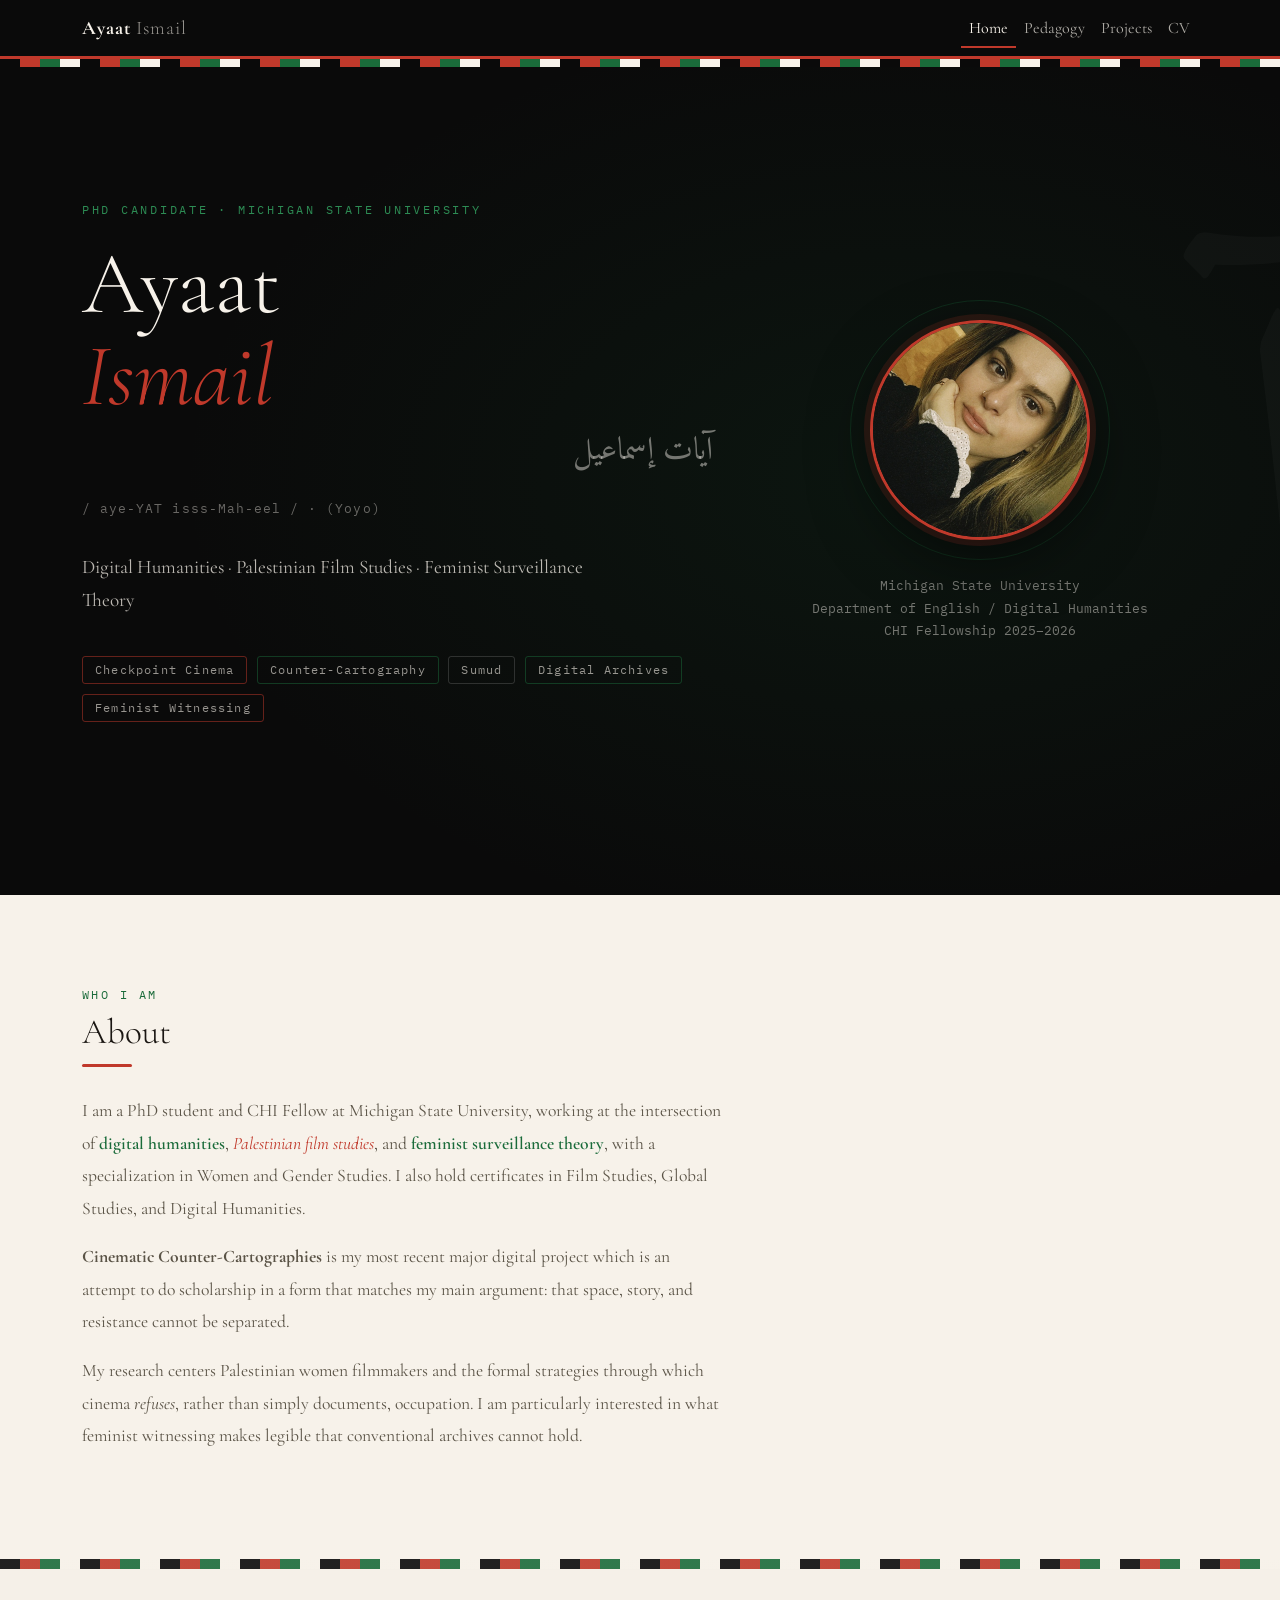
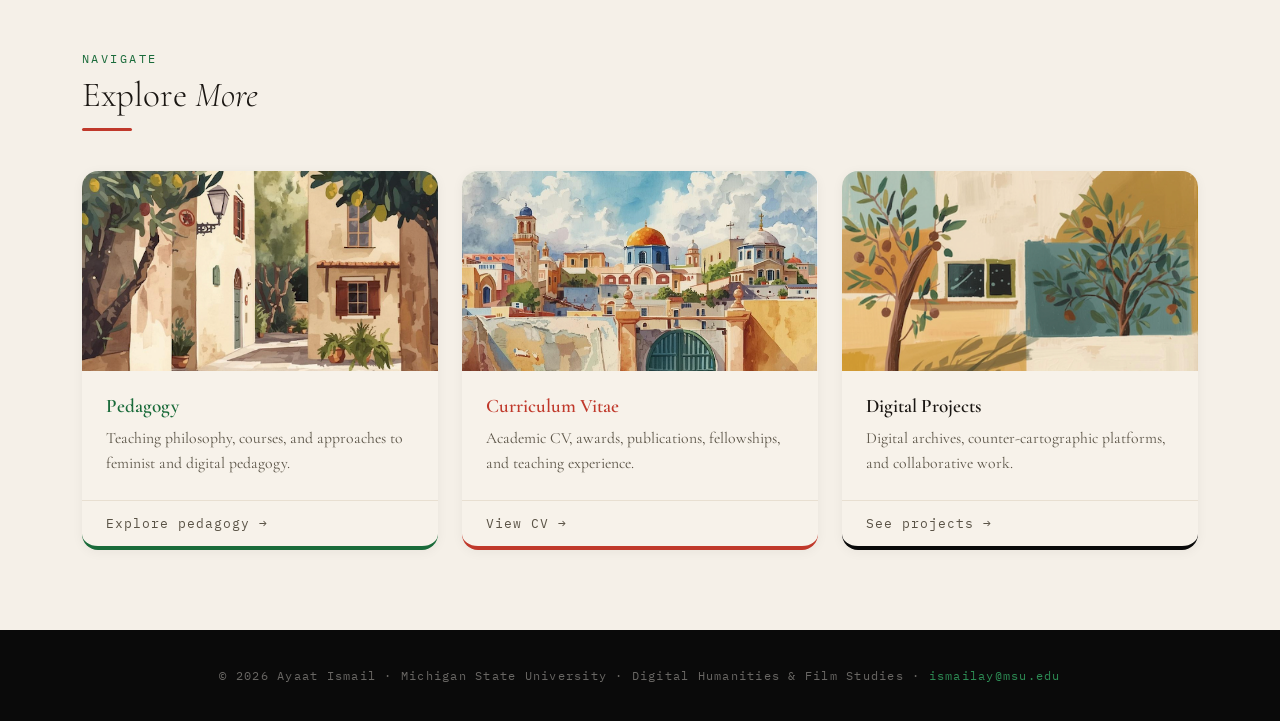
<file: index.html>
<!DOCTYPE html>
<html lang="en">
<head>
  <meta charset="utf-8">
  <meta name="viewport" content="width=device-width, initial-scale=1">
  <title>Ayaat Ismail — Home</title>
  <link href="https://cdn.jsdelivr.net/npm/bootstrap@5.3.3/dist/css/bootstrap.min.css" rel="stylesheet">
  <link href="https://fonts.googleapis.com/css2?family=Cormorant+Garamond:ital,wght@0,300;0,400;0,600;0,700;1,300;1,400;1,600&family=IBM+Plex+Mono:wght@300;400&family=Amiri:ital,wght@0,400;0,700;1,400&display=swap" rel="stylesheet">
  <style>
    :root {
      --black:       #0a0a0a;
      --white:       #f7f2ea;
      --green:       #1a6b3a;
      --green-mid:   #2d8c54;
      --green-light: #e8f3ec;
      --red:         #c0392b;
      --red-soft:    #f9e8e6;
      --paper:       #f5f0e8;
      --sand:        #e8dfd1;
      --ink:         #1a1612;
      --muted:       #5a5346;
      --gold:        #b8860b;
    }
    * { box-sizing: border-box; margin: 0; padding: 0; }
    body {
      font-family: 'Cormorant Garamond', Georgia, serif;
      background: var(--paper);
      color: var(--ink);
      overflow-x: hidden;
    }

    /* ── NAV ── */
    .navbar {
      background: var(--black);
      border-bottom: 3px solid var(--red);
    }
    .navbar-brand {
      font-weight: 700;
      color: var(--white) !important;
      letter-spacing: 1px;
      font-size: 1.2rem;
    }
    .navbar-brand span { font-weight: 300; color: rgba(247,242,234,0.6); }
    .navbar-toggler-icon { filter: invert(1); }
    .nav-link { color: rgba(247,242,234,0.7) !important; position: relative; transition: color 0.2s; }
    .nav-link::after {
      content:""; display:block; width:0; height:2px;
      background: var(--red); transition: width 0.25s;
      position:absolute; left:0; bottom:0;
    }
    .nav-link:hover::after, .nav-link.active::after { width: 100%; }
    .nav-link:hover, .nav-link.active { color: var(--white) !important; }

    /* ── KEFFIYEH STRIPE ── */
    .keffiyeh-stripe {
      height: 8px;
      background: repeating-linear-gradient(
        90deg,
        var(--black) 0, var(--black) 20px,
        var(--red)   20px, var(--red)   40px,
        var(--green) 40px, var(--green) 60px,
        var(--white) 60px, var(--white) 80px
      );
    }

    /* ── HERO ── */
    .hero {
      background: var(--black);
      min-height: 92vh;
      display: flex;
      align-items: center;
      position: relative;
      overflow: hidden;
    }
    .hero::before {
      content: "";
      position: absolute; inset: 0;
      background: radial-gradient(ellipse 80% 80% at 70% 50%, rgba(26,107,58,0.12) 0%, transparent 70%);
      pointer-events: none;
    }
    /* Large decorative Arabic letter */
    .hero-bg-ar {
      position: absolute;
      right: -40px;
      top: 50%;
      transform: translateY(-50%);
      font-family: 'Amiri', serif;
      font-size: clamp(260px, 30vw, 420px);
      color: rgba(255,255,255,0.025);
      line-height: 1;
      user-select: none;
      pointer-events: none;
    }
    .hero-content { position: relative; z-index: 1; }
    .hero-eyebrow {
      font-family: 'IBM Plex Mono', monospace;
      font-size: 0.78rem;
      letter-spacing: 0.22em;
      text-transform: uppercase;
      color: var(--green-mid);
      margin-bottom: 1.2rem;
    }
    .hero-name {
      font-size: clamp(3rem, 7vw, 5.5rem);
      font-weight: 300;
      color: var(--white);
      line-height: 1.05;
      margin-bottom: 0.3rem;
    }
    .hero-name em { color: var(--red); font-style: italic; }
    .hero-name-ar {
      font-family: 'Amiri', serif;
      font-size: clamp(1.4rem, 3vw, 2rem);
      color: rgba(247,242,234,0.45);
      direction: rtl;
      margin-bottom: 1.5rem;
    }
    .hero-pronounce {
      font-family: 'IBM Plex Mono', monospace;
      font-size: 0.82rem;
      color: rgba(247,242,234,0.4);
      letter-spacing: 0.08em;
      margin-bottom: 2rem;
    }
    .hero-desc {
      font-size: 1.2rem;
      color: rgba(247,242,234,0.75);
      line-height: 1.7;
      max-width: 520px;
      margin-bottom: 2.5rem;
    }
    .hero-tags { display: flex; flex-wrap: wrap; gap: 0.6rem; margin-bottom: 2.5rem; }
    .hero-tag {
      font-family: 'IBM Plex Mono', monospace;
      font-size: 0.75rem;
      letter-spacing: 0.1em;
      padding: 4px 12px;
      border-radius: 3px;
      border: 1px solid rgba(255,255,255,0.15);
      color: rgba(247,242,234,0.6);
      transition: border-color 0.2s, color 0.2s;
    }
    .hero-tag:hover { border-color: var(--green-mid); color: var(--white); }
    .hero-tag.red { border-color: rgba(192,57,43,0.5); }
    .hero-tag.green { border-color: rgba(26,107,58,0.5); }

    /* Photo */
    .hero-photo-wrap {
      position: relative;
      display: inline-block;
    }
    .hero-photo {
      width: 220px;
      height: 220px;
      border-radius: 50%;
      object-fit: cover;
      border: 3px solid var(--red);
      box-shadow: 0 0 0 6px rgba(192,57,43,0.15), 0 20px 60px rgba(0,0,0,0.5);
      transform: rotate(-5deg);
      transition: transform 0.4s;
      display: block;
    }
    .hero-photo:hover { transform: rotate(-8deg) scale(1.05); }
    .hero-photo-ring {
      position: absolute;
      inset: -20px;
      border-radius: 50%;
      border: 1px solid rgba(26,107,58,0.3);
    }
    .hero-affiliation {
      margin-top: 1.8rem;
      font-family: 'IBM Plex Mono', monospace;
      font-size: 0.82rem;
      color: rgba(247,242,234,0.45);
      line-height: 1.7;
      text-align: center;
    }

    /* ── ABOUT ── */
    .about-section { padding: 90px 0; background: var(--white); }
    .section-label {
      font-family: 'IBM Plex Mono', monospace;
      font-size: 0.78rem;
      letter-spacing: 0.2em;
      text-transform: uppercase;
      color: var(--green);
      margin-bottom: 0.5rem;
    }
    .section-title { font-size: 2.2rem; font-weight: 300; line-height: 1.15; }
    .accent-line { width: 50px; height: 3px; background: var(--red); border-radius: 2px; margin: 12px 0 28px; }
    .about-text { font-size: 1.1rem; line-height: 1.85; color: var(--muted); }
    .highlight { color: var(--red); font-style: italic; }
    .highlight-green { color: var(--green); font-weight: 600; }

    /* ── EXPLORE CARDS ── */
    .explore-section { padding: 80px 0; background: var(--paper); }
    .explore-grid {
      display: grid;
      grid-template-columns: repeat(auto-fit, minmax(280px, 1fr));
      gap: 1.5rem;
      margin-top: 2.5rem;
    }
    .explore-card {
      background: var(--white);
      border-radius: 1rem;
      overflow: hidden;
      text-decoration: none;
      display: flex;
      flex-direction: column;
      border-bottom: 4px solid transparent;
      box-shadow: 0 2px 12px rgba(0,0,0,0.05);
      transition: transform 0.25s, box-shadow 0.25s, border-color 0.25s;
    }
    .explore-card:hover { transform: translateY(-5px); box-shadow: 0 16px 40px rgba(0,0,0,0.10); }
    .explore-card.c-green { border-color: var(--green); }
    .explore-card.c-red   { border-color: var(--red); }
    .explore-card.c-black { border-color: var(--black); }
    .explore-card img {
      width: 100%;
      height: 200px;
      object-fit: cover;
      transition: transform 0.3s;
    }
    .explore-card:hover img { transform: scale(1.04); }
    .explore-card-body { padding: 1.5rem; flex: 1; }
    .explore-card-body h5 {
      font-size: 1.2rem;
      font-weight: 600;
      margin-bottom: 0.5rem;
    }
    .c-green .explore-card-body h5 { color: var(--green); }
    .c-red   .explore-card-body h5 { color: var(--red); }
    .c-black .explore-card-body h5 { color: var(--ink); }
    .explore-card-body p { font-size: 0.98rem; color: var(--muted); line-height: 1.6; margin: 0; }
    .explore-card-arrow {
      font-family: 'IBM Plex Mono', monospace;
      font-size: 0.8rem;
      padding: 0.8rem 1.5rem;
      border-top: 1px solid var(--sand);
      color: var(--muted);
      letter-spacing: 0.08em;
    }

    /* ── KEFFIYEH DIVIDER ── */
    .keffiyeh-divider {
      height: 10px;
      background: repeating-linear-gradient(
        90deg,
        var(--black) 0, var(--black) 20px,
        var(--red)   20px, var(--red)   40px,
        var(--green) 40px, var(--green) 60px,
        var(--white) 60px, var(--white) 80px
      );
      opacity: 0.9;
    }

    /* ── REVEAL ── */
    .reveal { opacity: 0; transform: translateY(28px); transition: opacity 0.6s ease, transform 0.6s ease; }
    .reveal.visible { opacity: 1; transform: none; }

    /* ── FOOTER ── */
    footer {
      background: var(--black);
      color: rgba(247,242,234,0.4);
      text-align: center;
      padding: 36px;
      font-family: 'IBM Plex Mono', monospace;
      font-size: 0.78rem;
      letter-spacing: 0.1em;
    }
    footer a { color: var(--green-mid); text-decoration: none; }
  </style>
</head>
<body>

<nav class="navbar navbar-expand-lg sticky-top">
  <div class="container">
    <a class="navbar-brand" href="index.html">Ayaat <span>Ismail</span></a>
    <button class="navbar-toggler border-0" data-bs-toggle="collapse" data-bs-target="#nav">
      <span class="navbar-toggler-icon"></span>
    </button>
    <div class="collapse navbar-collapse" id="nav">
      <ul class="navbar-nav ms-auto">
        <li><a class="nav-link active" href="index.html">Home</a></li>
        <li><a class="nav-link" href="pedagogy.html">Pedagogy</a></li>
        <li><a class="nav-link" href="projects.html">Projects</a></li>
        <li><a class="nav-link" href="cv.html">CV</a></li>
      </ul>
    </div>
  </div>
</nav>

<div class="keffiyeh-stripe"></div>

<!-- HERO -->
<section class="hero">
  <div class="hero-bg-ar">آ</div>
  <div class="container hero-content">
    <div class="row align-items-center g-5">
      <div class="col-md-7">
        <p class="hero-eyebrow">PhD Candidate · Michigan State University</p>
        <h1 class="hero-name">
          Ayaat<br>
          <em>Ismail</em>
        </h1>
        <p class="hero-name-ar">آيات إسماعيل</p>
        <p class="hero-pronounce">/ aye-YAT isss-Mah-eel / · (Yoyo)</p>
        <p class="hero-desc">
          Digital Humanities · Palestinian Film Studies · Feminist Surveillance Theory
        </p>
        <div class="hero-tags">
          <span class="hero-tag red">Checkpoint Cinema</span>
          <span class="hero-tag green">Counter-Cartography</span>
          <span class="hero-tag">Sumud</span>
          <span class="hero-tag green">Digital Archives</span>
          <span class="hero-tag red">Feminist Witnessing</span>
        </div>
      </div>
      <div class="col-md-5 text-center">
        <div class="hero-photo-wrap">
          <div class="hero-photo-ring"></div>
          <img src="assets/images/yoyo1.jpeg" alt="Ayaat Ismail" class="hero-photo">
        </div>
        <div class="hero-affiliation">
          Michigan State University<br>
          Department of English / Digital Humanities<br>
          CHI Fellowship 2025–2026<br>
      
        </div>
      </div>
    </div>
  </div>
</section>

<!-- ABOUT -->
<section class="about-section">
  <div class="container">
    <div class="row">
      <div class="col-lg-7 reveal">
        <p class="section-label">Who I Am</p>
        <h2 class="section-title">About</h2>
        <div class="accent-line"></div>
        <p class="about-text">
          I am a PhD student and CHI Fellow at Michigan State University, working at the intersection of
          <span class="highlight-green">digital humanities</span>,
          <span class="highlight">Palestinian film studies</span>, and
          <span class="highlight-green">feminist surveillance theory</span>,
          with a specialization in Women and Gender Studies. I also hold certificates in Film Studies, Global Studies, and Digital Humanities.
        </p>
        <p class="about-text mt-3">
          <strong>Cinematic Counter-Cartographies</strong> is my most recent major digital project which is an attempt to do scholarship in a form that matches my main argument: that space, story, and resistance cannot be separated.
        </p>
        <p class="about-text mt-3">
          My research centers Palestinian women filmmakers and the formal strategies through which cinema <em>refuses</em>, rather than simply documents, occupation. I am particularly interested in what feminist witnessing makes legible that conventional archives cannot hold.
        </p>
      </div>
    </div>
  </div>
</section>

<div class="keffiyeh-divider"></div>

<!-- EXPLORE -->
<section class="explore-section">
  <div class="container">
    <div class="reveal">
      <p class="section-label">Navigate</p>
      <h2 class="section-title">Explore <em>More</em></h2>
      <div class="accent-line"></div>
    </div>
    <div class="explore-grid">
      <a href="pedagogy.html" class="explore-card c-green reveal">
        <img src="assets/images/pali1.png" alt="Pedagogy">
        <div class="explore-card-body">
          <h5>Pedagogy</h5>
          <p>Teaching philosophy, courses, and approaches to feminist and digital pedagogy.</p>
        </div>
        <div class="explore-card-arrow">Explore pedagogy →</div>
      </a>
      <a href="cv.html" class="explore-card c-red reveal">
        <img src="assets/images/pali2.png" alt="CV">
        <div class="explore-card-body">
          <h5>Curriculum Vitae</h5>
          <p>Academic CV, awards, publications, fellowships, and teaching experience.</p>
        </div>
        <div class="explore-card-arrow">View CV →</div>
      </a>
      <a href="projects.html" class="explore-card c-black reveal">
        <img src="assets/images/pali3.png" alt="Digital Projects">
        <div class="explore-card-body">
          <h5>Digital Projects</h5>
          <p>Digital archives, counter-cartographic platforms, and collaborative work.</p>
        </div>
        <div class="explore-card-arrow">See projects →</div>
      </a>
    </div>
  </div>
</section>

<footer>
  © 2026 Ayaat Ismail · Michigan State University · Digital Humanities &amp; Film Studies ·
  <a href="mailto:ismailay@msu.edu">ismailay@msu.edu</a>
</footer>

<script src="https://cdn.jsdelivr.net/npm/bootstrap@5.3.3/dist/js/bootstrap.bundle.min.js"></script>
<script>
  const revealEls = document.querySelectorAll('.reveal');
  const observer = new IntersectionObserver(entries => {
    entries.forEach((entry, i) => {
      if (entry.isIntersecting) {
        setTimeout(() => entry.target.classList.add('visible'), i * 80);
        observer.unobserve(entry.target);
      }
    });
  }, { threshold: 0.1 });
  revealEls.forEach(el => observer.observe(el));
</script>
</body>
</html>
</file>
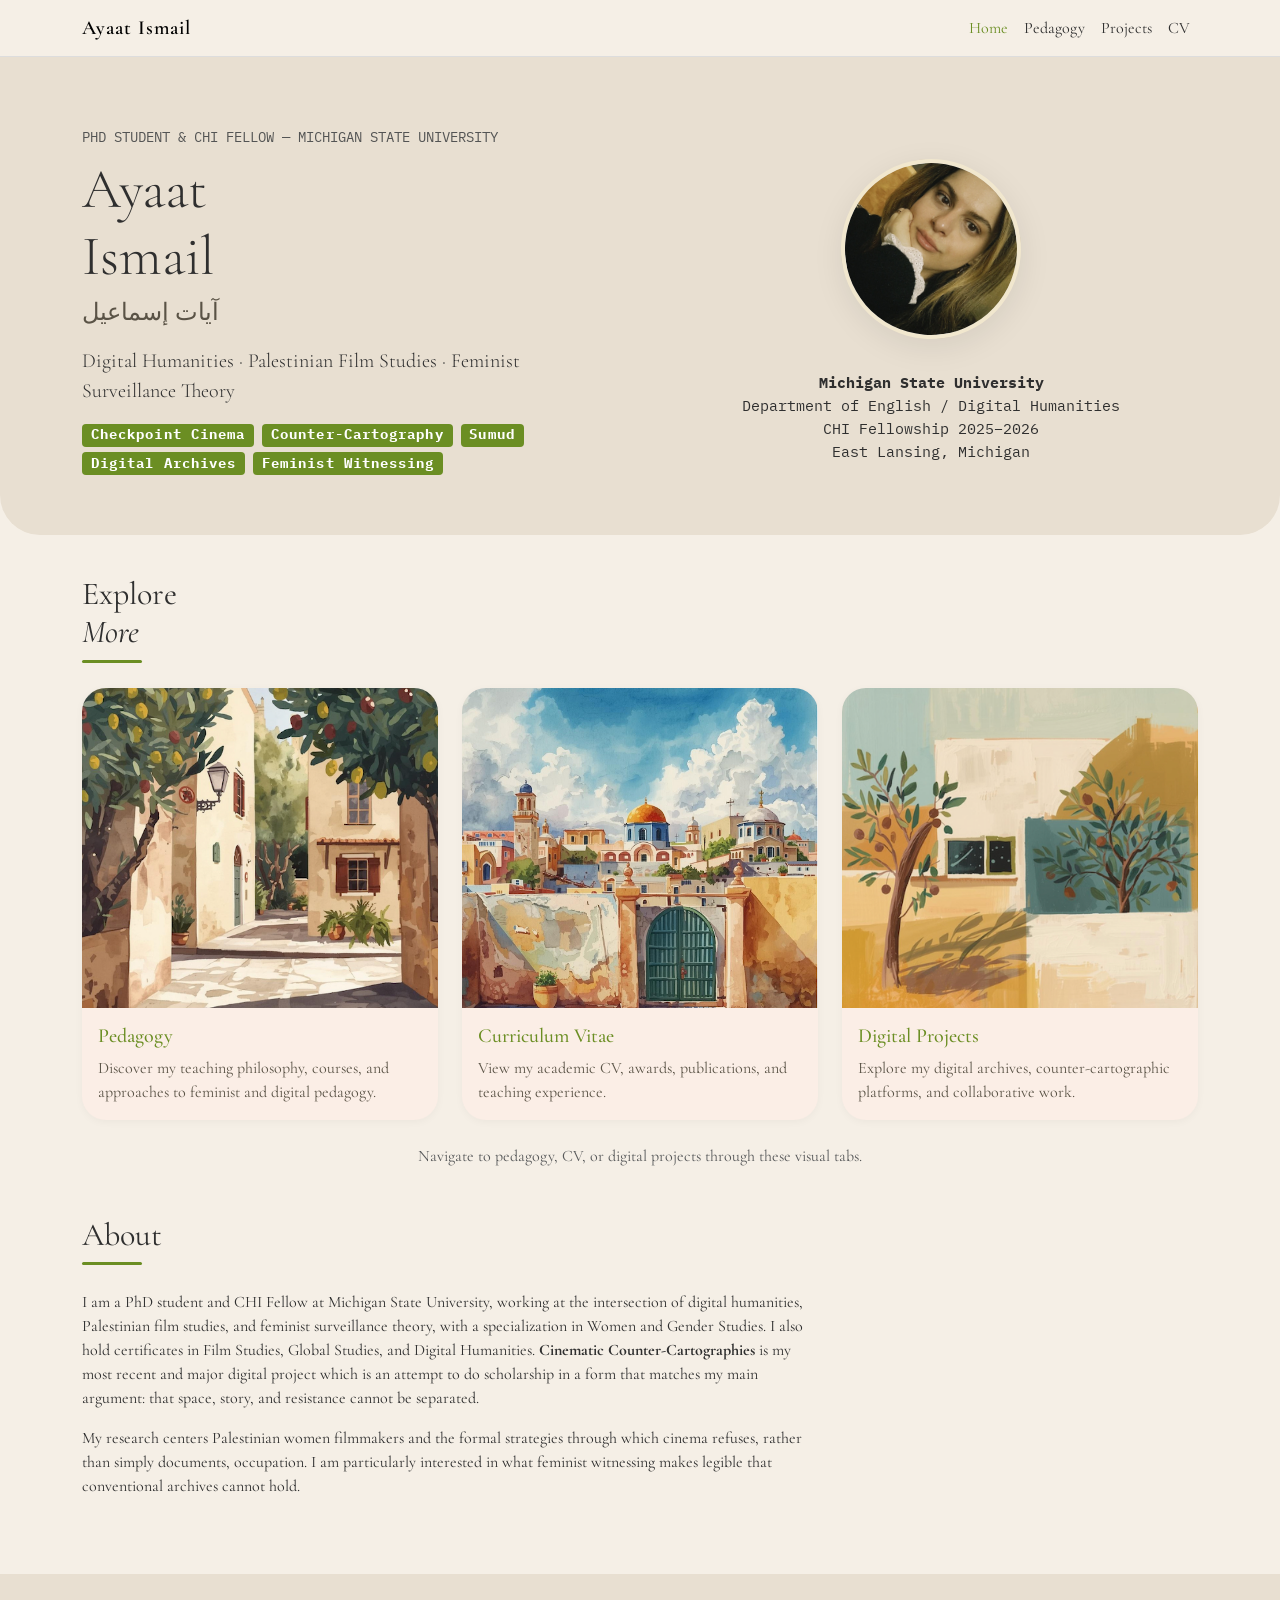
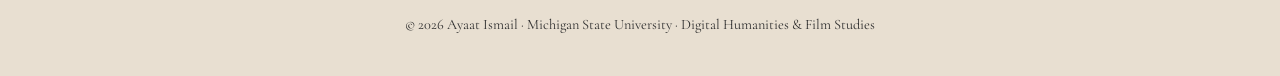
<file: personal-website/index.html>
<!DOCTYPE html>
<html lang="en">
<head>
  <meta charset="utf-8">
  <meta name="viewport" content="width=device-width, initial-scale=1">
  <title>Ayaat Ismail — Home</title>
  <link href="https://cdn.jsdelivr.net/npm/bootstrap@5.3.3/dist/css/bootstrap.min.css" rel="stylesheet">
  <link href="https://fonts.googleapis.com/css2?family=Cormorant+Garamond:wght@300;400;600&family=IBM+Plex+Mono:wght@300;400&display=swap" rel="stylesheet">
  <style>
    :root{
      --olive:#6b8e23;
      --olive-dark:#4a5d1a;
      --beige:#f5efe6;
      --sand:#e8dfd1;
      --text:#2f2f2f;
      --muted:#5a5346;
    }
    body{
      background:var(--beige);
      color:var(--text);
      font-family:"Cormorant Garamond", serif;
    }
    .navbar{
      background:var(--beige);
      border-bottom:1px solid #ddd;
    }
    .navbar-brand{
      font-weight:600;
      letter-spacing:1px;
    }
    .nav-link{
      color:var(--text)!important;
    }
    .nav-link:hover, .nav-link.active{
      color:var(--olive)!important;
    }
    .hero-section{
      padding:70px 0 40px 0;
      background:var(--sand);
      border-radius:0 0 2.5rem 2.5rem;
      margin-bottom:40px;
    }
    .hero-img{
      width:180px;
      height:180px;
      object-fit:cover;
      border-radius:50%;
      border:4px solid #b8860b33;
      box-shadow:0 8px 32px rgba(0,0,0,0.08);
      background:#fff;
      margin-bottom:1.5rem;
      transform:rotate(-7deg);
      transition:transform 0.3s;
    }
    .hero-img:hover{
      transform:scale(1.05) rotate(-9deg);
    }
    .hero-name-ar{
      font-family:'Amiri', serif;
      color:var(--muted);
      direction:rtl;
    }
    .section-title{
      font-size:2rem;
      font-family:'Cormorant Garamond',serif;
      font-weight:400;
    }
    .section-header-line{
      width:60px;
      height:3px;
      background:var(--olive);
      margin-bottom:25px;
      border-radius:2px;
    }
    .badge.bg-secondary{
      background:var(--olive)!important;
      color:#fff;
      font-family:'IBM Plex Mono',monospace;
      font-size:0.85rem;
      letter-spacing:0.08em;
      border-radius:4px;
    }
    .footer{
      padding:40px;
      text-align:center;
      background:var(--sand);
      margin-top:60px;
      font-size:0.9rem;
    }
    .explore-cards .card{
      border-radius:1.5rem;
      box-shadow:0 2px 8px rgba(0,0,0,0.04);
      background:#fbeee6;
      border:none;
      transition:box-shadow 0.2s,transform 0.2s;
      overflow:hidden;
    }
    .explore-cards .card:hover{
      box-shadow:0 8px 32px rgba(74,82,64,0.13),0 2px 8px rgba(0,0,0,0.04);
      transform:translateY(-2px) scale(1.02);
    }
    .explore-cards .card img{
      width:100%;
      min-height:220px;
      max-height:320px;
      object-fit:cover;
      transition:transform 0.2s;
    }
    .explore-cards .card img:hover{
      transform:scale(1.04) rotate(-2deg);
    }
  </style>
</head>
<body>
<!-- NAV -->
<nav class="navbar navbar-expand-lg sticky-top">
  <div class="container">
    <a class="navbar-brand" href="index.html">Ayaat Ismail</a>
    <button class="navbar-toggler" data-bs-toggle="collapse" data-bs-target="#nav">
      <span class="navbar-toggler-icon"></span>
    </button>
    <div class="collapse navbar-collapse" id="nav">
      <ul class="navbar-nav ms-auto">
        <li><a class="nav-link active" href="index.html">Home</a></li>
        <li><a class="nav-link" href="pedagogy.html">Pedagogy</a></li>
        <li><a class="nav-link" href="projects.html">Projects</a></li>
        <li><a class="nav-link" href="cv.html">CV</a></li>
      </ul>
    </div>
  </div>
</nav>

<!-- HERO SECTION -->
<section class="hero-section">
  <div class="container">
    <div class="row align-items-center g-5">
      <div class="col-md-6 text-center text-md-start">
        <p class="text-uppercase small text-muted mb-2" style="font-family:'IBM Plex Mono',monospace;">PhD Student &amp; CHI Fellow — Michigan State University</p>
        <h1 class="display-4 fw-light mb-1">Ayaat<br>Ismail</h1>
        <p class="hero-name-ar fs-4 mb-3">آيات إسماعيل</p>
        <p class="lead mb-3">Digital Humanities · Palestinian Film Studies · Feminist Surveillance Theory</p>
        <div class="mb-3">
          <span class="badge bg-secondary me-1 mb-1">Checkpoint Cinema</span>
          <span class="badge bg-secondary me-1 mb-1">Counter-Cartography</span>
          <span class="badge bg-secondary me-1 mb-1">Sumud</span>
          <span class="badge bg-secondary me-1 mb-1">Digital Archives</span>
          <span class="badge bg-secondary me-1 mb-1">Feminist Witnessing</span>
        </div>
      </div>
      <div class="col-md-6 text-center">
        <img src="assets/images/yoyo1.jpeg" alt="Ayaat Ismail" class="hero-img mb-3">
        <div class="mt-3" style="font-family:'IBM Plex Mono',monospace;font-size:0.95rem;">
          <strong>Michigan State University</strong><br>
          Department of English / Digital Humanities<br>
          CHI Fellowship 2025–2026<br>
          East Lansing, Michigan
        </div>
      </div>
    </div>
  </div>
</section>

<!-- EXPLORE MORE SECTION -->
<section id="visuals" class="container mb-5">
  <div class="section-header">
    <h2 class="section-title">Explore<br><em>More</em></h2>
    <div class="section-header-line"></div>
  </div>
  <div class="row g-4 align-items-stretch justify-content-center explore-cards">
    <!-- Pedagogy Tab -->
    <div class="col-12 col-md-4 d-flex">
      <a href="pedagogy.html" class="w-100 text-decoration-none">
        <div class="card h-100">
          <img src="assets/images/pali1.png" alt="Pedagogy">
          <div class="card-body">
            <h5 class="mb-2" style="color:var(--olive);font-family:'Cormorant Garamond',serif;">Pedagogy</h5>
            <p class="mb-0" style="font-size:1rem;color:var(--muted);">Discover my teaching philosophy, courses, and approaches to feminist and digital pedagogy.</p>
          </div>
        </div>
      </a>
    </div>
    <!-- CV Tab -->
    <div class="col-12 col-md-4 d-flex">
      <a href="cv.html" class="w-100 text-decoration-none">
        <div class="card h-100">
          <img src="assets/images/pali2.png" alt="CV">
          <div class="card-body">
            <h5 class="mb-2" style="color:var(--olive);font-family:'Cormorant Garamond',serif;">Curriculum Vitae</h5>
            <p class="mb-0" style="font-size:1rem;color:var(--muted);">View my academic CV, awards, publications, and teaching experience.</p>
          </div>
        </div>
      </a>
    </div>
    <!-- Digital Projects Tab -->
    <div class="col-12 col-md-4 d-flex">
      <a href="projects.html" class="w-100 text-decoration-none">
        <div class="card h-100">
          <img src="assets/images/pali3.png" alt="Digital Projects">
          <div class="card-body">
            <h5 class="mb-2" style="color:var(--olive);font-family:'Cormorant Garamond',serif;">Digital Projects</h5>
            <p class="mb-0" style="font-size:1rem;color:var(--muted);">Explore my digital archives, counter-cartographic platforms, and collaborative work.</p>
          </div>
        </div>
      </a>
    </div>
  </div>
  <div class="text-center mt-4 text-muted" style="font-size:1rem;">
    Navigate to pedagogy, CV, or digital projects through these visual tabs.
  </div>
</section>

<!-- ABOUT SECTION -->
<section class="container my-5">
  <div class="section-header">
    <h2 class="section-title">About</h2>
    <div class="section-header-line"></div>
  </div>
  <div class="row">
    <div class="col-md-8">
      <p>
        I am a PhD student and CHI Fellow at Michigan State University, working at the intersection of digital humanities, Palestinian film studies, and feminist surveillance theory, with a specialization in Women and Gender Studies. I also hold certificates in Film Studies, Global Studies, and Digital Humanities.
        <strong>Cinematic Counter-Cartographies</strong> is my most recent and major digital project which is an attempt to do scholarship in a form that matches my main argument: that space, story, and resistance cannot be separated.
      </p>
      <p>
        My research centers Palestinian women filmmakers and the formal strategies through which cinema refuses, rather than simply documents, occupation. I am particularly interested in what feminist witnessing makes legible that conventional archives cannot hold.
      </p>
    </div>
  </div>
</section>

<footer class="footer">
  © 2026 Ayaat Ismail · Michigan State University · Digital Humanities & Film Studies
</footer>
<script src="https://cdn.jsdelivr.net/npm/bootstrap@5.3.3/dist/js/bootstrap.bundle.min.js"></script>
</body>
</html>
</file>
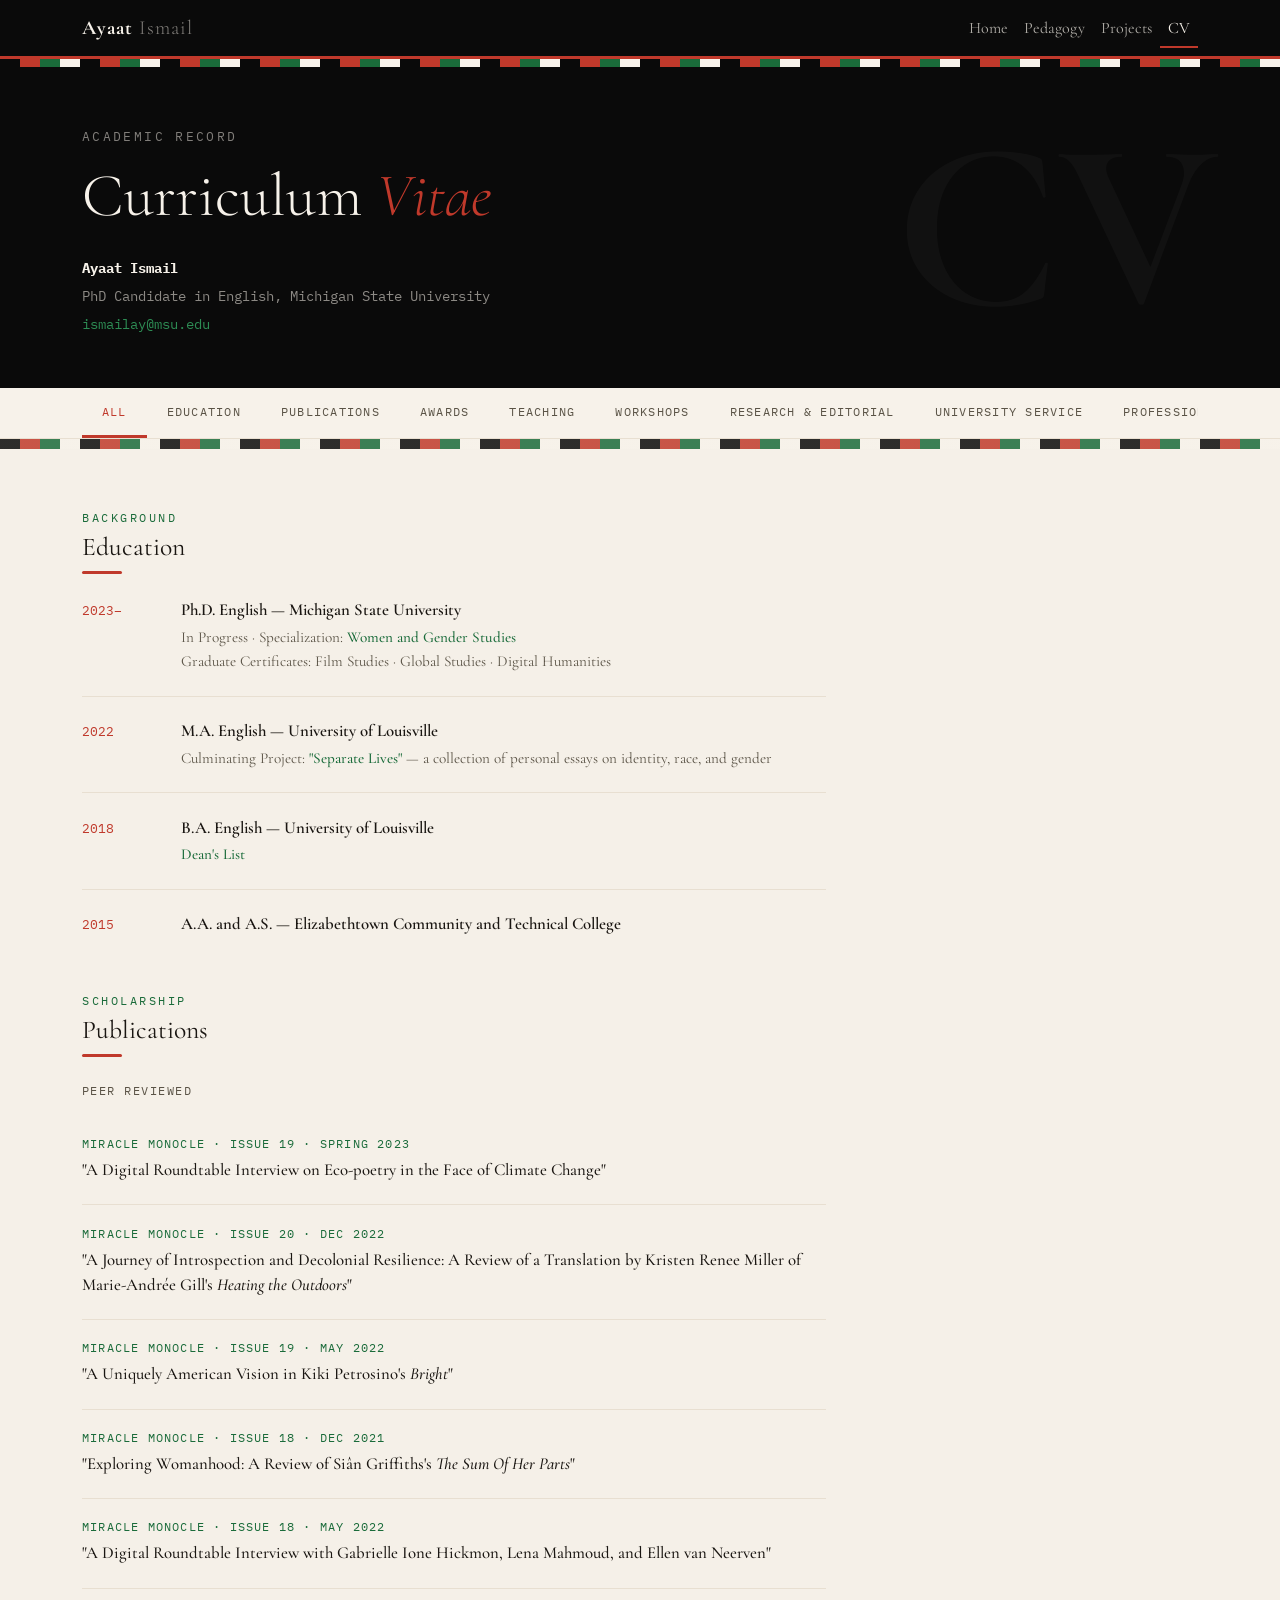
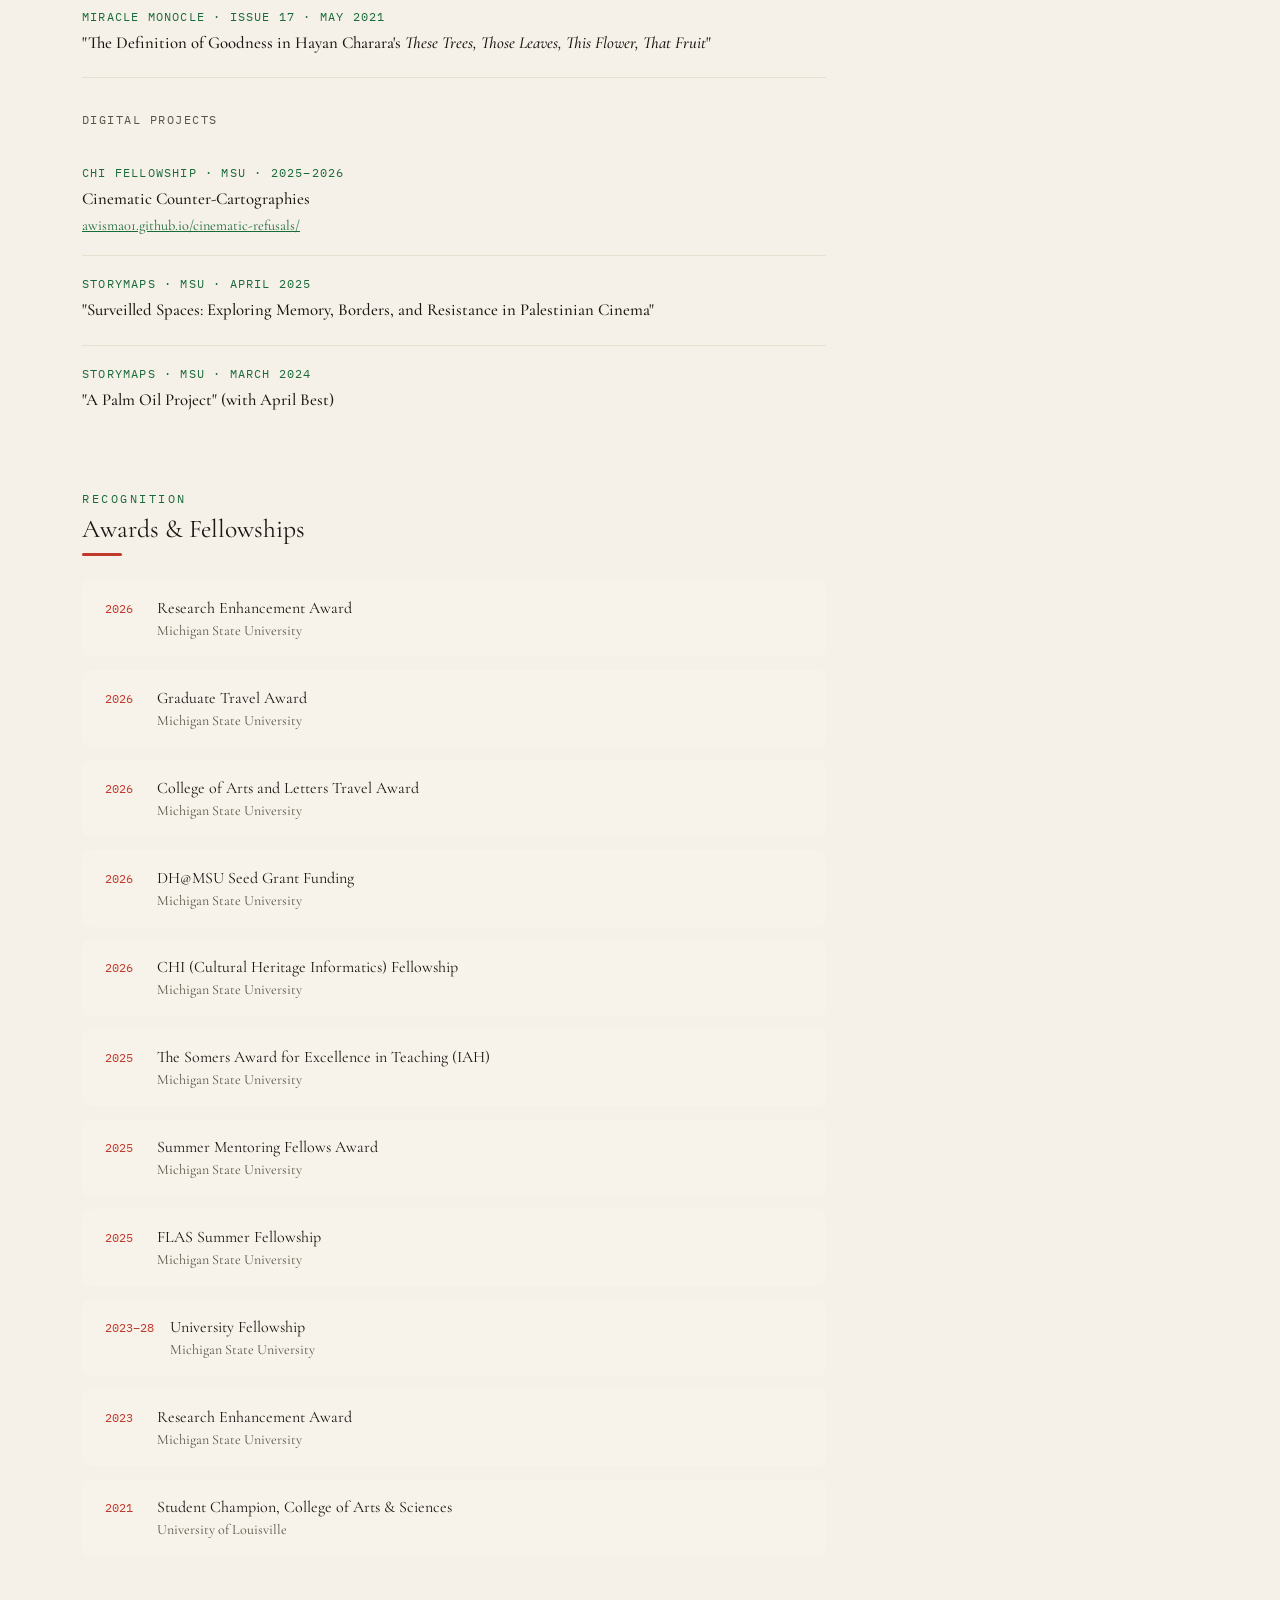
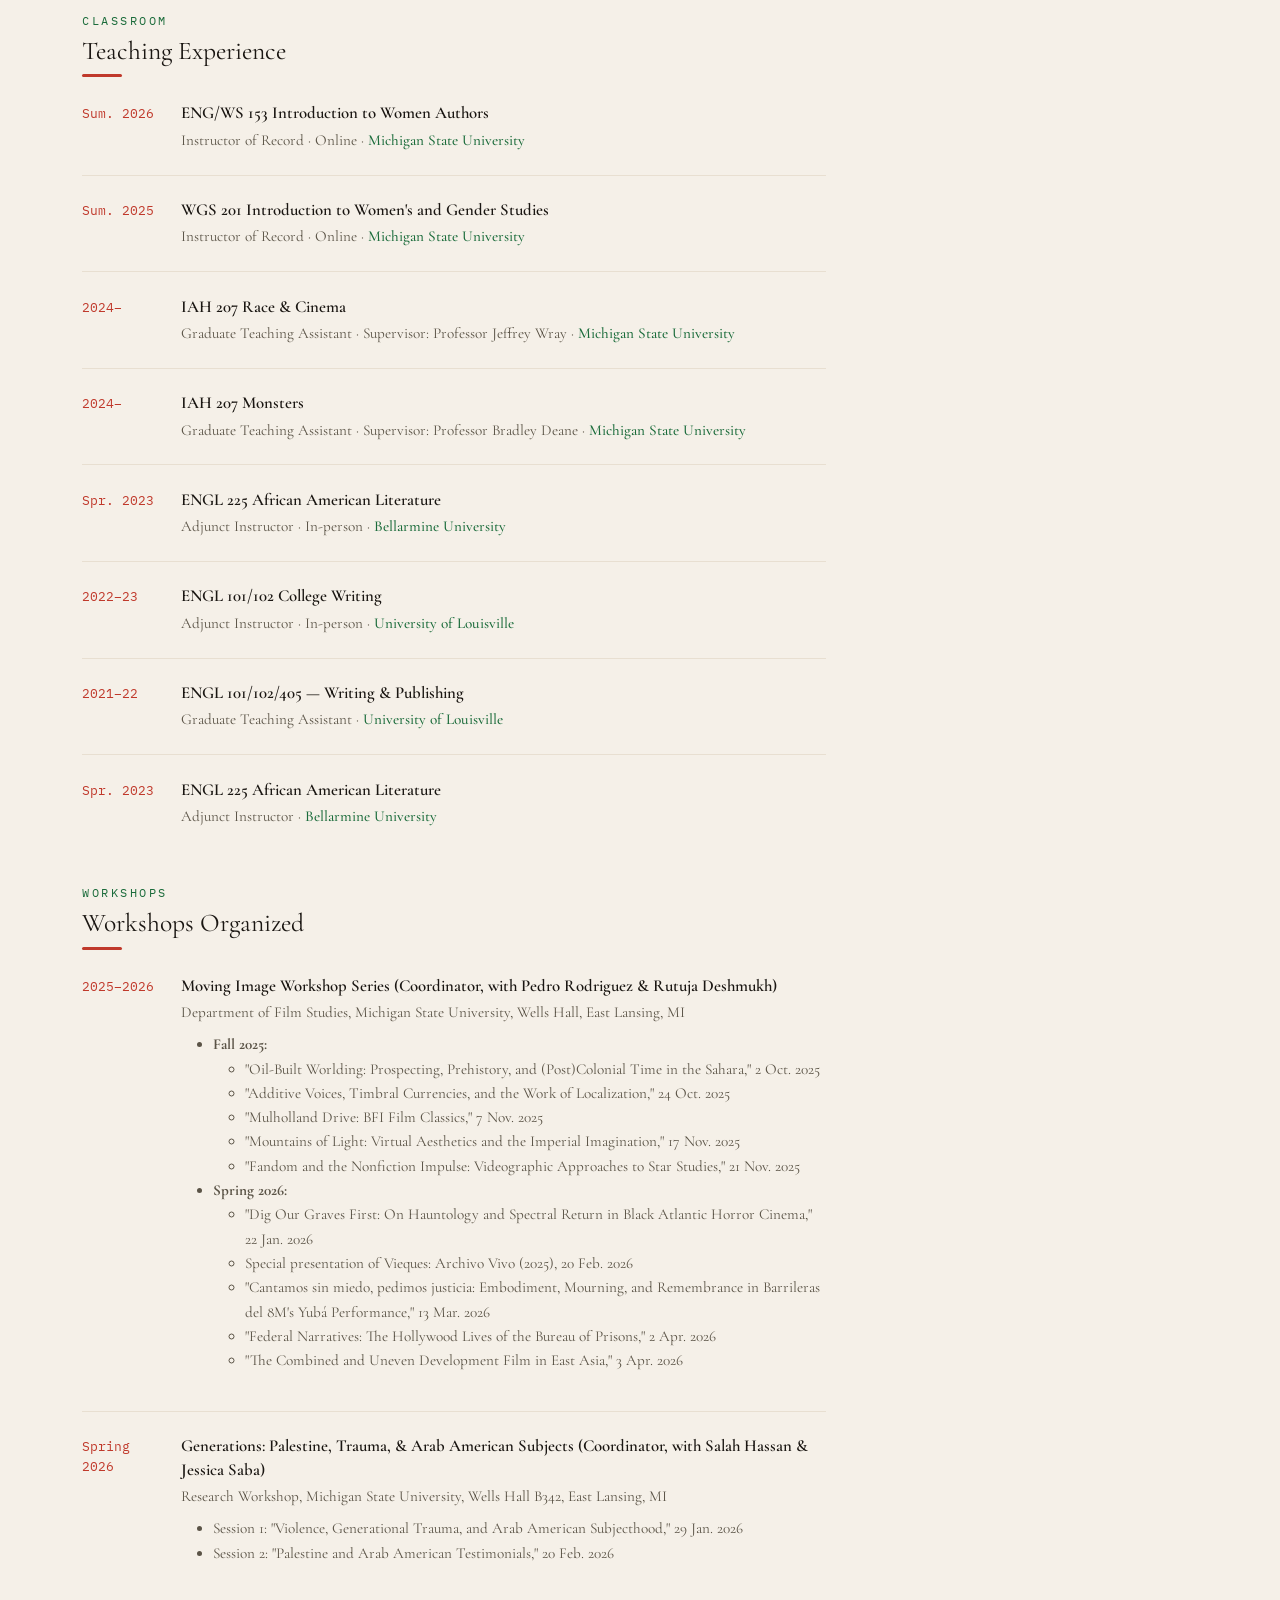
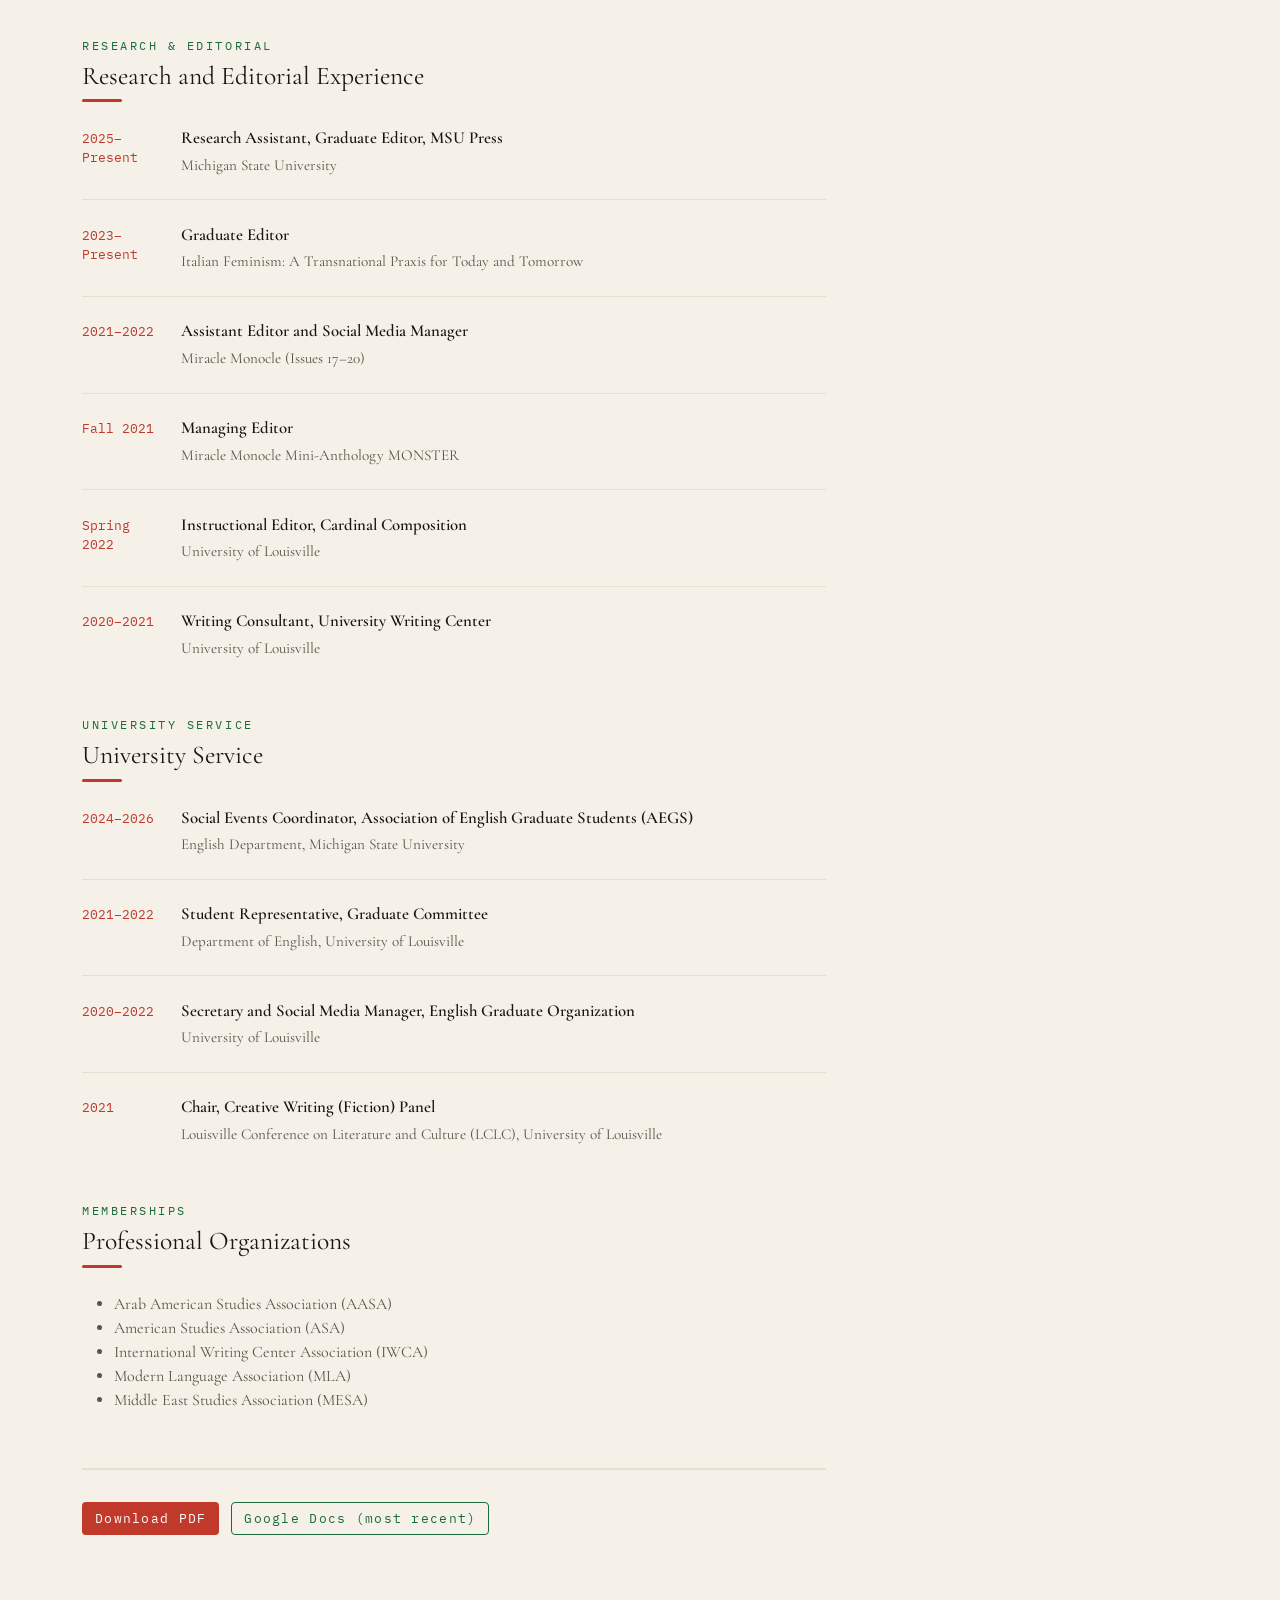
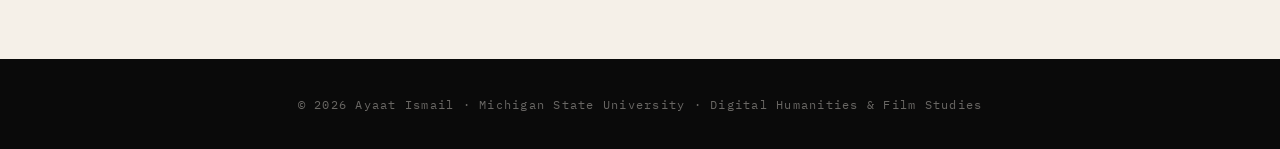
<file: cv.html>
<!DOCTYPE html>
<html lang="en">
<head>
  <meta charset="utf-8" />
  <meta name="viewport" content="width=device-width,initial-scale=1" />
  <title>Curriculum Vitae — Ayaat Ismail</title>
  <link href="https://cdn.jsdelivr.net/npm/bootstrap@5.3.3/dist/css/bootstrap.min.css" rel="stylesheet">
  <link href="https://fonts.googleapis.com/css2?family=Cormorant+Garamond:ital,wght@0,300;0,400;0,600;0,700;1,300;1,400;1,600&family=IBM+Plex+Mono:wght@300;400&family=Amiri:ital,wght@0,400;0,700;1,400&display=swap" rel="stylesheet">
  <style>
    :root {
      --black:       #0a0a0a;
      --white:       #f7f2ea;
      --green:       #1a6b3a;
      --green-mid:   #2d8c54;
      --green-light: #e8f3ec;
      --red:         #c0392b;
      --red-soft:    #f9e8e6;
      --paper:       #f5f0e8;
      --sand:        #e8dfd1;
      --ink:         #1a1612;
      --muted:       #5a5346;
      --gold:        #b8860b;
    }
    * { box-sizing: border-box; }
    body {
      font-family: 'Cormorant Garamond', Georgia, serif;
      background: var(--paper);
      color: var(--ink);
      overflow-x: hidden;
    }

    /* NAV */
    .navbar { background: var(--black); border-bottom: 3px solid var(--red); }
    .navbar-brand { font-weight: 700; color: var(--white) !important; letter-spacing: 1px; }
    .navbar-brand span { font-weight: 300; color: rgba(247,242,234,0.5); }
    .navbar-toggler-icon { filter: invert(1); }
    .nav-link { color: rgba(247,242,234,0.7) !important; position: relative; transition: color 0.2s; }
    .nav-link::after { content:""; display:block; width:0; height:2px; background:var(--red); transition:width 0.25s; position:absolute; left:0; bottom:0; }
    .nav-link:hover::after, .nav-link.active::after { width: 100%; }
    .nav-link:hover, .nav-link.active { color: var(--white) !important; }

    /* KEFFIYEH */
    .keffiyeh-stripe {
      height: 8px;
      background: repeating-linear-gradient(90deg, var(--black) 0, var(--black) 20px, var(--red) 20px, var(--red) 40px, var(--green) 40px, var(--green) 60px, var(--white) 60px, var(--white) 80px);
    }
    .keffiyeh-divider {
      height: 10px;
      background: repeating-linear-gradient(90deg, var(--black) 0, var(--black) 20px, var(--red) 20px, var(--red) 40px, var(--green) 40px, var(--green) 60px, var(--white) 60px, var(--white) 80px);
      opacity: 0.85;
    }

    /* HERO */
    .cv-hero {
      background: var(--black);
      color: var(--white);
      padding: 60px 0 50px;
      position: relative;
      overflow: hidden;
    }
    .cv-hero::before {
      content: "CV";
      position: absolute;
      right: 5%;
      top: 50%;
      transform: translateY(-50%);
      font-family: 'Cormorant Garamond', serif;
      font-size: clamp(140px, 20vw, 240px);
      font-weight: 700;
      color: rgba(255,255,255,0.03);
      line-height: 1;
      pointer-events: none;
      user-select: none;
    }
    .cv-hero h1 {
      font-size: clamp(2.2rem, 5vw, 3.8rem);
      font-weight: 300;
      line-height: 1.1;
    }
    .cv-hero h1 em { color: var(--red); }
    .cv-hero-sub {
      font-family: 'IBM Plex Mono', monospace;
      font-size: 0.82rem;
      letter-spacing: 0.18em;
      color: rgba(247,242,234,0.5);
      text-transform: uppercase;
      margin-bottom: 1rem;
    }
    .cv-hero-contact {
      font-family: 'IBM Plex Mono', monospace;
      font-size: 0.88rem;
      color: rgba(247,242,234,0.55);
      line-height: 2;
    }
    .cv-hero-contact a { color: var(--green-mid); text-decoration: none; }
    .cv-hero-contact a:hover { color: #5bba7d; }

    /* FILTER TABS */
    .filter-bar {
      background: var(--white);
      border-bottom: 1px solid var(--sand);
      padding: 0;
      position: sticky;
      top: 57px;
      z-index: 100;
    }
    .filter-tabs {
      display: flex;
      gap: 0;
      overflow-x: auto;
      scrollbar-width: none;
    }
    .filter-tabs::-webkit-scrollbar { display: none; }
    .filter-tab {
      font-family: 'IBM Plex Mono', monospace;
      font-size: 0.78rem;
      letter-spacing: 0.1em;
      text-transform: uppercase;
      padding: 14px 20px;
      border: none;
      background: transparent;
      color: var(--muted);
      cursor: pointer;
      border-bottom: 3px solid transparent;
      white-space: nowrap;
      transition: color 0.2s, border-color 0.2s;
    }
    .filter-tab:hover { color: var(--ink); }
    .filter-tab.active { color: var(--red); border-bottom-color: var(--red); }

    /* CV MAIN */
    .cv-main { padding: 60px 0; }

    /* SECTION */
    .cv-block { margin-bottom: 3.5rem; }
    .cv-block[data-section] { display: none; }
    .cv-block[data-section].visible { display: block; }
    .cv-block.always { display: block; }

    .cv-section-label {
      font-family: 'IBM Plex Mono', monospace;
      font-size: 0.72rem;
      letter-spacing: 0.22em;
      text-transform: uppercase;
      color: var(--green);
      margin-bottom: 0.4rem;
    }
    .cv-section-title {
      font-size: 1.6rem;
      font-weight: 400;
      color: var(--ink);
      margin-bottom: 0.3rem;
    }
    .cv-section-line { width: 40px; height: 3px; background: var(--red); border-radius: 2px; margin: 8px 0 24px; }

    /* ENTRIES */
    .cv-entry {
      display: grid;
      grid-template-columns: 80px 1fr;
      gap: 0 1.2rem;
      margin-bottom: 1.4rem;
      padding-bottom: 1.4rem;
      border-bottom: 1px solid var(--sand);
    }
    .cv-entry:last-child { border-bottom: none; margin-bottom: 0; padding-bottom: 0; }
    .cv-year {
      font-family: 'IBM Plex Mono', monospace;
      font-size: 0.8rem;
      color: var(--red);
      padding-top: 3px;
      line-height: 1.5;
    }
    .cv-entry-main { }
    .cv-entry-title { font-size: 1.05rem; font-weight: 600; color: var(--ink); line-height: 1.4; }
    .cv-entry-sub {
      font-size: 0.95rem;
      color: var(--muted);
      line-height: 1.6;
      margin-top: 3px;
    }
    .cv-entry-sub em { color: var(--green); font-style: normal; font-weight: 500; }

    /* PUB ENTRIES */
    .pub-entry {
      padding: 1.2rem 0;
      border-bottom: 1px solid var(--sand);
    }
    .pub-entry:last-child { border-bottom: none; }
    .pub-journal {
      font-family: 'IBM Plex Mono', monospace;
      font-size: 0.75rem;
      color: var(--green);
      letter-spacing: 0.1em;
      text-transform: uppercase;
      margin-bottom: 4px;
    }
    .pub-title { font-size: 1.05rem; line-height: 1.5; font-weight: 500; margin-bottom: 3px; }
    .pub-meta { font-size: 0.9rem; color: var(--muted); }

    /* AWARD PILLS */
    .award-entry {
      display: flex;
      align-items: baseline;
      gap: 1rem;
      padding: 1rem 1.2rem;
      background: var(--white);
      border-radius: 0.5rem;
      margin-bottom: 0.8rem;
      border-left: 4px solid transparent;
      transition: border-color 0.2s, transform 0.2s;
    }
    .award-entry:hover { border-left-color: var(--red); transform: translateX(4px); }
    .award-year { font-family: 'IBM Plex Mono', monospace; font-size: 0.78rem; color: var(--red); min-width: 36px; }
    .award-name { font-size: 1rem; color: var(--ink); }
    .award-inst { font-size: 0.88rem; color: var(--muted); }

    /* REVEAL */
    .reveal { opacity: 0; transform: translateY(20px); transition: opacity 0.5s ease, transform 0.5s ease; }
    .reveal.visible { opacity: 1; transform: none; }

    /* FOOTER */
    footer {
      background: var(--black);
      color: rgba(247,242,234,0.4);
      text-align: center;
      padding: 36px;
      font-family: 'IBM Plex Mono', monospace;
      font-size: 0.78rem;
      letter-spacing: 0.1em;
    }
  </style>
</head>
<body>

<nav class="navbar navbar-expand-lg sticky-top">
  <div class="container">
    <a class="navbar-brand" href="index.html">Ayaat <span>Ismail</span></a>
    <button class="navbar-toggler border-0" data-bs-toggle="collapse" data-bs-target="#mainNav">
      <span class="navbar-toggler-icon"></span>
    </button>
    <div class="collapse navbar-collapse" id="mainNav">
      <ul class="navbar-nav ms-auto">
        <li class="nav-item"><a class="nav-link" href="index.html">Home</a></li>
        <li class="nav-item"><a class="nav-link" href="pedagogy.html">Pedagogy</a></li>
        <li class="nav-item"><a class="nav-link" href="projects.html">Projects</a></li>
        <li class="nav-item"><a class="nav-link active" href="cv.html">CV</a></li>
      </ul>
    </div>
  </div>
</nav>

<div class="keffiyeh-stripe"></div>

<section class="cv-hero">
  <div class="container">
    <p class="cv-hero-sub">Academic Record</p>
    <h1>Curriculum <em>Vitae</em></h1>
    <div class="cv-hero-contact mt-4">
      <div><strong style="color:var(--white);">Ayaat Ismail</strong></div>
      <div>PhD Candidate in English, Michigan State University</div>
      <div><a href="mailto:ismailay@msu.edu">ismailay@msu.edu</a></div>
    </div>
  </div>
</section>

<!-- FILTER BAR -->
<div class="filter-bar">
  <div class="container">
    <div class="filter-tabs">
      <button class="filter-tab active" data-filter="all">All</button>
      <button class="filter-tab" data-filter="education">Education</button>
      <button class="filter-tab" data-filter="publications">Publications</button>
      <button class="filter-tab" data-filter="awards">Awards</button>
      <button class="filter-tab" data-filter="teaching">Teaching</button>
      <button class="filter-tab" data-filter="workshops">Workshops</button>
      <button class="filter-tab" data-filter="research">Research &amp; Editorial</button>
      <button class="filter-tab" data-filter="service">University Service</button>
      <button class="filter-tab" data-filter="organizations">Professional Organizations</button>
    </div>
  </div>
</div>

<div class="keffiyeh-divider"></div>

<section class="cv-main">
  <div class="container">
    <div class="col-lg-9 col-xl-8">

      <!-- EDUCATION -->
      <div class="cv-block reveal" data-section="education">
        <p class="cv-section-label">Background</p>
        <h2 class="cv-section-title">Education</h2>
        <div class="cv-section-line"></div>
        <div class="cv-entry">
          <div class="cv-year">2023–</div>
          <div class="cv-entry-main">
            <div class="cv-entry-title">Ph.D. English — Michigan State University</div>
            <div class="cv-entry-sub">In Progress · Specialization: <em>Women and Gender Studies</em><br>Graduate Certificates: Film Studies · Global Studies · Digital Humanities</div>
          </div>
        </div>
        <div class="cv-entry">
          <div class="cv-year">2022</div>
          <div class="cv-entry-main">
            <div class="cv-entry-title">M.A. English — University of Louisville</div>
            <div class="cv-entry-sub">Culminating Project: <em>"Separate Lives"</em> — a collection of personal essays on identity, race, and gender</div>
          </div>
        </div>
        <div class="cv-entry">
          <div class="cv-year">2018</div>
          <div class="cv-entry-main">
            <div class="cv-entry-title">B.A. English — University of Louisville</div>
            <div class="cv-entry-sub"><em>Dean's List</em></div>
          </div>
        </div>
        <div class="cv-entry">
          <div class="cv-year">2015</div>
          <div class="cv-entry-main">
            <div class="cv-entry-title">A.A. and A.S. — Elizabethtown Community and Technical College</div>
          </div>
        </div>
      </div>

      <!-- PUBLICATIONS -->
      <div class="cv-block reveal" data-section="publications">
        <p class="cv-section-label">Scholarship</p>
        <h2 class="cv-section-title">Publications</h2>
        <div class="cv-section-line"></div>

        <p style="font-family:'IBM Plex Mono',monospace;font-size:0.78rem;letter-spacing:0.12em;color:var(--muted);text-transform:uppercase;margin-bottom:1rem;">Peer Reviewed</p>

        <div class="pub-entry">
          <div class="pub-journal">Miracle Monocle · Issue 19 · Spring 2023</div>
          <div class="pub-title">"A Digital Roundtable Interview on Eco-poetry in the Face of Climate Change"</div>
        </div>
        <div class="pub-entry">
          <div class="pub-journal">Miracle Monocle · Issue 20 · Dec 2022</div>
          <div class="pub-title">"A Journey of Introspection and Decolonial Resilience: A Review of a Translation by Kristen Renee Miller of Marie-Andrée Gill's <em>Heating the Outdoors</em>"</div>
        </div>
        <div class="pub-entry">
          <div class="pub-journal">Miracle Monocle · Issue 19 · May 2022</div>
          <div class="pub-title">"A Uniquely American Vision in Kiki Petrosino's <em>Bright</em>"</div>
        </div>
        <div class="pub-entry">
          <div class="pub-journal">Miracle Monocle · Issue 18 · Dec 2021</div>
          <div class="pub-title">"Exploring Womanhood: A Review of Siân Griffiths's <em>The Sum Of Her Parts</em>"</div>
        </div>
        <div class="pub-entry">
          <div class="pub-journal">Miracle Monocle · Issue 18 · May 2022</div>
          <div class="pub-title">"A Digital Roundtable Interview with Gabrielle Ione Hickmon, Lena Mahmoud, and Ellen van Neerven"</div>
        </div>
        <div class="pub-entry">
          <div class="pub-journal">Miracle Monocle · Issue 17 · May 2021</div>
          <div class="pub-title">"The Definition of Goodness in Hayan Charara's <em>These Trees, Those Leaves, This Flower, That Fruit</em>"</div>
        </div>

        <p style="font-family:'IBM Plex Mono',monospace;font-size:0.78rem;letter-spacing:0.12em;color:var(--muted);text-transform:uppercase;margin:2rem 0 1rem;">Digital Projects</p>

        <div class="pub-entry">
          <div class="pub-journal">CHI Fellowship · MSU · 2025–2026</div>
          <div class="pub-title">Cinematic Counter-Cartographies</div>
          <div class="pub-meta"><a href="https://awisma01.github.io/cinematic-refusals/" target="_blank" style="color:var(--green);">awisma01.github.io/cinematic-refusals/</a></div>
        </div>
        <div class="pub-entry">
          <div class="pub-journal">StoryMaps · MSU · April 2025</div>
          <div class="pub-title">"Surveilled Spaces: Exploring Memory, Borders, and Resistance in Palestinian Cinema"</div>
        </div>
        <div class="pub-entry">
          <div class="pub-journal">StoryMaps · MSU · March 2024</div>
          <div class="pub-title">"A Palm Oil Project" (with April Best)</div>
        </div>
      </div>

      <!-- AWARDS -->
      <div class="cv-block reveal" data-section="awards">
        <p class="cv-section-label">Recognition</p>
        <h2 class="cv-section-title">Awards &amp; Fellowships</h2>
        <div class="cv-section-line"></div>

        <div class="award-entry">
          <div class="award-year">2026</div>
          <div>
            <div class="award-name">Research Enhancement Award</div>
            <div class="award-inst">Michigan State University</div>
          </div>
        </div>
        <div class="award-entry">
          <div class="award-year">2026</div>
          <div>
            <div class="award-name">Graduate Travel Award</div>
            <div class="award-inst">Michigan State University</div>
          </div>
        </div>
        <div class="award-entry">
          <div class="award-year">2026</div>
          <div>
            <div class="award-name">College of Arts and Letters Travel Award</div>
            <div class="award-inst">Michigan State University</div>
          </div>
        </div>
        <div class="award-entry">
          <div class="award-year">2026</div>
          <div>
            <div class="award-name">DH@MSU Seed Grant Funding</div>
            <div class="award-inst">Michigan State University</div>
          </div>
        </div>
        <div class="award-entry">
          <div class="award-year">2026</div>
          <div>
            <div class="award-name">CHI (Cultural Heritage Informatics) Fellowship</div>
            <div class="award-inst">Michigan State University</div>
          </div>
        </div>
        <div class="award-entry">
          <div class="award-year">2025</div>
          <div>
            <div class="award-name">The Somers Award for Excellence in Teaching (IAH)</div>
            <div class="award-inst">Michigan State University</div>
          </div>
        </div>
        <div class="award-entry">
          <div class="award-year">2025</div>
          <div>
            <div class="award-name">Summer Mentoring Fellows Award</div>
            <div class="award-inst">Michigan State University</div>
          </div>
        </div>
        <div class="award-entry">
          <div class="award-year">2025</div>
          <div>
            <div class="award-name">FLAS Summer Fellowship</div>
            <div class="award-inst">Michigan State University</div>
          </div>
        </div>
        <div class="award-entry">
          <div class="award-year">2023–28</div>
          <div>
            <div class="award-name">University Fellowship</div>
            <div class="award-inst">Michigan State University</div>
          </div>
        </div>
        <div class="award-entry">
          <div class="award-year">2023</div>
          <div>
            <div class="award-name">Research Enhancement Award</div>
            <div class="award-inst">Michigan State University</div>
          </div>
        </div>
        <div class="award-entry">
          <div class="award-year">2021</div>
          <div>
            <div class="award-name">Student Champion, College of Arts &amp; Sciences</div>
            <div class="award-inst">University of Louisville</div>
          </div>
        </div>
      </div>

      <!-- TEACHING -->
      <div class="cv-block reveal" data-section="teaching">
        <p class="cv-section-label">Classroom</p>
        <h2 class="cv-section-title">Teaching Experience</h2>
        <div class="cv-section-line"></div>
        <div class="cv-entry">
          <div class="cv-year">Sum. 2026</div>
          <div class="cv-entry-main">
            <div class="cv-entry-title">ENG/WS 153 Introduction to Women Authors</div>
            <div class="cv-entry-sub">Instructor of Record · Online · <em>Michigan State University</em></div>
          </div>
        </div>
        <div class="cv-entry">
          <div class="cv-year">Sum. 2025</div>
          <div class="cv-entry-main">
            <div class="cv-entry-title">WGS 201 Introduction to Women's and Gender Studies</div>
            <div class="cv-entry-sub">Instructor of Record · Online · <em>Michigan State University</em></div>
          </div>
        </div>
        <div class="cv-entry">
          <div class="cv-year">2024–</div>
          <div class="cv-entry-main">
            <div class="cv-entry-title">IAH 207 Race &amp; Cinema</div>
            <div class="cv-entry-sub">Graduate Teaching Assistant · Supervisor: Professor Jeffrey Wray · <em>Michigan State University</em></div>
          </div>
        </div>
        <div class="cv-entry">
          <div class="cv-year">2024–</div>
          <div class="cv-entry-main">
            <div class="cv-entry-title">IAH 207 Monsters</div>
            <div class="cv-entry-sub">Graduate Teaching Assistant · Supervisor: Professor Bradley Deane · <em>Michigan State University</em></div>
          </div>
        </div>
        <div class="cv-entry">
          <div class="cv-year">Spr. 2023</div>
          <div class="cv-entry-main">
            <div class="cv-entry-title">ENGL 225 African American Literature</div>
            <div class="cv-entry-sub">Adjunct Instructor · In-person · <em>Bellarmine University</em></div>
          </div>
        </div>
        <div class="cv-entry">
          <div class="cv-year">2022–23</div>
          <div class="cv-entry-main">
            <div class="cv-entry-title">ENGL 101/102 College Writing</div>
            <div class="cv-entry-sub">Adjunct Instructor · In-person · <em>University of Louisville</em></div>
          </div>
        </div>
        <div class="cv-entry">
          <div class="cv-year">2021–22</div>
          <div class="cv-entry-main">
            <div class="cv-entry-title">ENGL 101/102/405 — Writing &amp; Publishing</div>
            <div class="cv-entry-sub">Graduate Teaching Assistant · <em>University of Louisville</em></div>
          </div>
        </div>
        <div class="cv-entry">
          <div class="cv-year">Spr. 2023</div>
          <div class="cv-entry-main">
            <div class="cv-entry-title">ENGL 225 African American Literature</div>
            <div class="cv-entry-sub">Adjunct Instructor · <em>Bellarmine University</em></div>
          </div>
        </div>
      </div>

      <!-- WORKSHOPS (moved up) -->
      <div class="cv-block reveal" data-section="workshops">
        <p class="cv-section-label">Workshops</p>
        <h2 class="cv-section-title">Workshops Organized</h2>
        <div class="cv-section-line"></div>
        <div class="cv-entry">
          <div class="cv-year">2025–2026</div>
          <div class="cv-entry-main">
            <div class="cv-entry-title">
              Moving Image Workshop Series (Coordinator, with Pedro Rodriguez &amp; Rutuja Deshmukh)
            </div>
            <div class="cv-entry-sub">
              Department of Film Studies, Michigan State University, Wells Hall, East Lansing, MI
              <ul style="margin-top:0.5em;">
                <li><strong>Fall 2025:</strong>
                  <ul>
                    <li>"Oil-Built Worlding: Prospecting, Prehistory, and (Post)Colonial Time in the Sahara," 2 Oct. 2025</li>
                    <li>"Additive Voices, Timbral Currencies, and the Work of Localization," 24 Oct. 2025</li>
                    <li>"Mulholland Drive: BFI Film Classics," 7 Nov. 2025</li>
                    <li>"Mountains of Light: Virtual Aesthetics and the Imperial Imagination," 17 Nov. 2025</li>
                    <li>"Fandom and the Nonfiction Impulse: Videographic Approaches to Star Studies," 21 Nov. 2025</li>
                  </ul>
                </li>
                <li><strong>Spring 2026:</strong>
                  <ul>
                    <li>"Dig Our Graves First: On Hauntology and Spectral Return in Black Atlantic Horror Cinema," 22 Jan. 2026</li>
                    <li>Special presentation of Vieques: Archivo Vivo (2025), 20 Feb. 2026</li>
                    <li>"Cantamos sin miedo, pedimos justicia: Embodiment, Mourning, and Remembrance in Barrileras del 8M's Yubá Performance," 13 Mar. 2026</li>
                    <li>"Federal Narratives: The Hollywood Lives of the Bureau of Prisons," 2 Apr. 2026</li>
                    <li>"The Combined and Uneven Development Film in East Asia," 3 Apr. 2026</li>
                  </ul>
                </li>
              </ul>
            </div>
          </div>
        </div>
        <div class="cv-entry">
          <div class="cv-year">Spring 2026</div>
          <div class="cv-entry-main">
            <div class="cv-entry-title">
              Generations: Palestine, Trauma, &amp; Arab American Subjects (Coordinator, with Salah Hassan &amp; Jessica Saba)
            </div>
            <div class="cv-entry-sub">
              Research Workshop, Michigan State University, Wells Hall B342, East Lansing, MI
              <ul style="margin-top:0.5em;">
                <li>Session 1: "Violence, Generational Trauma, and Arab American Subjecthood," 29 Jan. 2026</li>
                <li>Session 2: "Palestine and Arab American Testimonials," 20 Feb. 2026</li>
              </ul>
            </div>
          </div>
        </div>
      </div>

      <!-- RESEARCH & EDITORIAL EXPERIENCE (add after workshops or as appropriate) -->
      <div class="cv-block reveal" data-section="research">
        <p class="cv-section-label">Research &amp; Editorial</p>
        <h2 class="cv-section-title">Research and Editorial Experience</h2>
        <div class="cv-section-line"></div>
        <div class="cv-entry">
          <div class="cv-year">2025–Present</div>
          <div class="cv-entry-main">
            <div class="cv-entry-title">Research Assistant, Graduate Editor, MSU Press</div>
            <div class="cv-entry-sub">Michigan State University</div>
          </div>
        </div>
        <div class="cv-entry">
          <div class="cv-year">2023–Present</div>
          <div class="cv-entry-main">
            <div class="cv-entry-title">Graduate Editor</div>
            <div class="cv-entry-sub">Italian Feminism: A Transnational Praxis for Today and Tomorrow</div>
          </div>
        </div>
        <div class="cv-entry">
          <div class="cv-year">2021–2022</div>
          <div class="cv-entry-main">
            <div class="cv-entry-title">Assistant Editor and Social Media Manager</div>
            <div class="cv-entry-sub">Miracle Monocle (Issues 17–20)</div>
          </div>
        </div>
        <div class="cv-entry">
          <div class="cv-year">Fall 2021</div>
          <div class="cv-entry-main">
            <div class="cv-entry-title">Managing Editor</div>
            <div class="cv-entry-sub">Miracle Monocle Mini-Anthology MONSTER</div>
          </div>
        </div>
        <div class="cv-entry">
          <div class="cv-year">Spring 2022</div>
          <div class="cv-entry-main">
            <div class="cv-entry-title">Instructional Editor, Cardinal Composition</div>
            <div class="cv-entry-sub">University of Louisville</div>
          </div>
        </div>
        <div class="cv-entry">
          <div class="cv-year">2020–2021</div>
          <div class="cv-entry-main">
            <div class="cv-entry-title">Writing Consultant, University Writing Center</div>
            <div class="cv-entry-sub">University of Louisville</div>
          </div>
        </div>
      </div>

      <!-- UNIVERSITY SERVICE (replace or add to your service section) -->
      <div class="cv-block reveal" data-section="service">
        <p class="cv-section-label">University Service</p>
        <h2 class="cv-section-title">University Service</h2>
        <div class="cv-section-line"></div>
        <div class="cv-entry">
          <div class="cv-year">2024–2026</div>
          <div class="cv-entry-main">
            <div class="cv-entry-title">Social Events Coordinator, Association of English Graduate Students (AEGS)</div>
            <div class="cv-entry-sub">English Department, Michigan State University</div>
          </div>
        </div>
        <div class="cv-entry">
          <div class="cv-year">2021–2022</div>
          <div class="cv-entry-main">
            <div class="cv-entry-title">Student Representative, Graduate Committee</div>
            <div class="cv-entry-sub">Department of English, University of Louisville</div>
          </div>
        </div>
        <div class="cv-entry">
          <div class="cv-year">2020–2022</div>
          <div class="cv-entry-main">
            <div class="cv-entry-title">Secretary and Social Media Manager, English Graduate Organization</div>
            <div class="cv-entry-sub">University of Louisville</div>
          </div>
        </div>
        <div class="cv-entry">
          <div class="cv-year">2021</div>
          <div class="cv-entry-main">
            <div class="cv-entry-title">Chair, Creative Writing (Fiction) Panel</div>
            <div class="cv-entry-sub">Louisville Conference on Literature and Culture (LCLC), University of Louisville</div>
          </div>
        </div>
      </div>

      <!-- PROFESSIONAL ORGANIZATIONS -->
      <div class="cv-block reveal" data-section="organizations">
        <p class="cv-section-label">Memberships</p>
        <h2 class="cv-section-title">Professional Organizations</h2>
        <div class="cv-section-line"></div>
        <ul style="font-size:1rem; color:var(--muted); margin-bottom:0;">
          <li>Arab American Studies Association (AASA)</li>
          <li>American Studies Association (ASA)</li>
          <li>International Writing Center Association (IWCA)</li>
          <li>Modern Language Association (MLA)</li>
          <li>Middle East Studies Association (MESA)</li>
        </ul>
      </div>

      <!-- DOWNLOAD -->
      <div class="cv-block always reveal" style="margin-top:3rem;padding-top:2rem;border-top:2px solid var(--sand);">
        <a href="assets/Ayaat-Ismail-CV-26.pdf" class="btn me-2 mb-2" style="background:var(--red);color:#fff;font-family:'IBM Plex Mono',monospace;font-size:0.8rem;letter-spacing:0.1em;border-radius:4px;" download>Download PDF</a>
        <a href="https://docs.google.com/document/d/1K7hROH23BsvEjMgpcDg6pXdp6JZNwG7LQgJskb4HHvA/edit?usp=sharing" class="btn mb-2" style="border:1.5px solid var(--green);color:var(--green);font-family:'IBM Plex Mono',monospace;font-size:0.8rem;letter-spacing:0.1em;border-radius:4px;" target="_blank">Google Docs (most recent)</a>
      </div>

    </div>
  </div>
</section>

<footer>
  © 2026 Ayaat Ismail · Michigan State University · Digital Humanities &amp; Film Studies
</footer>

<script src="https://cdn.jsdelivr.net/npm/bootstrap@5.3.3/dist/js/bootstrap.bundle.min.js"></script>
<script>
  // Filter tabs
  const tabs = document.querySelectorAll('.filter-tab');
  const blocks = document.querySelectorAll('.cv-block[data-section]');

  function showAll() {
    blocks.forEach(b => b.classList.add('visible'));
  }

  showAll();

  tabs.forEach(tab => {
    tab.addEventListener('click', () => {
      tabs.forEach(t => t.classList.remove('active'));
      tab.classList.add('active');
      const filter = tab.dataset.filter;
      if (filter === 'all') {
        showAll();
      } else {
        blocks.forEach(b => {
          b.classList.toggle('visible', b.dataset.section === filter);
        });
      }
    });
  });

  // Scroll reveal
  const revealEls = document.querySelectorAll('.reveal');
  const observer = new IntersectionObserver(entries => {
    entries.forEach(entry => {
      if (entry.isIntersecting) {
        entry.target.classList.add('visible');
        observer.unobserve(entry.target);
      }
    });
  }, { threshold: 0.08 });
  revealEls.forEach(el => observer.observe(el));
</script>
</body>
</html>
</file>
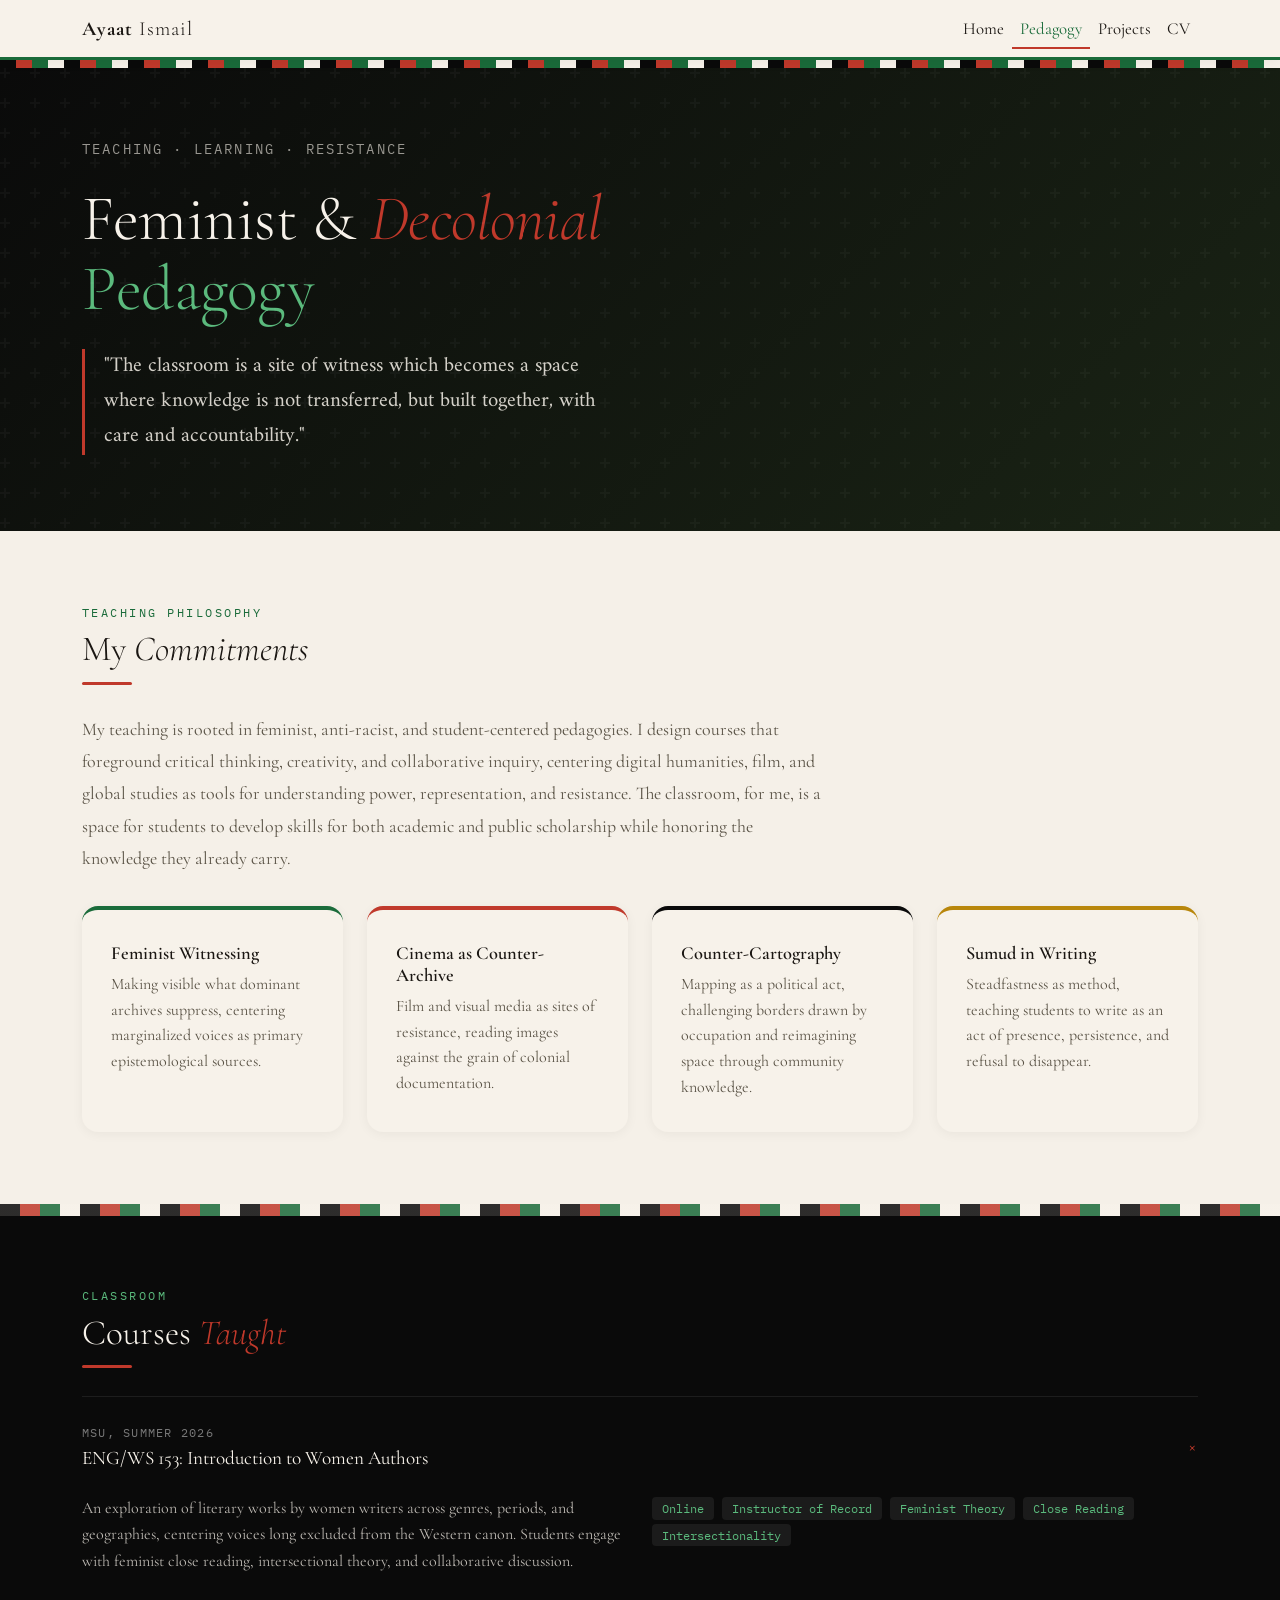
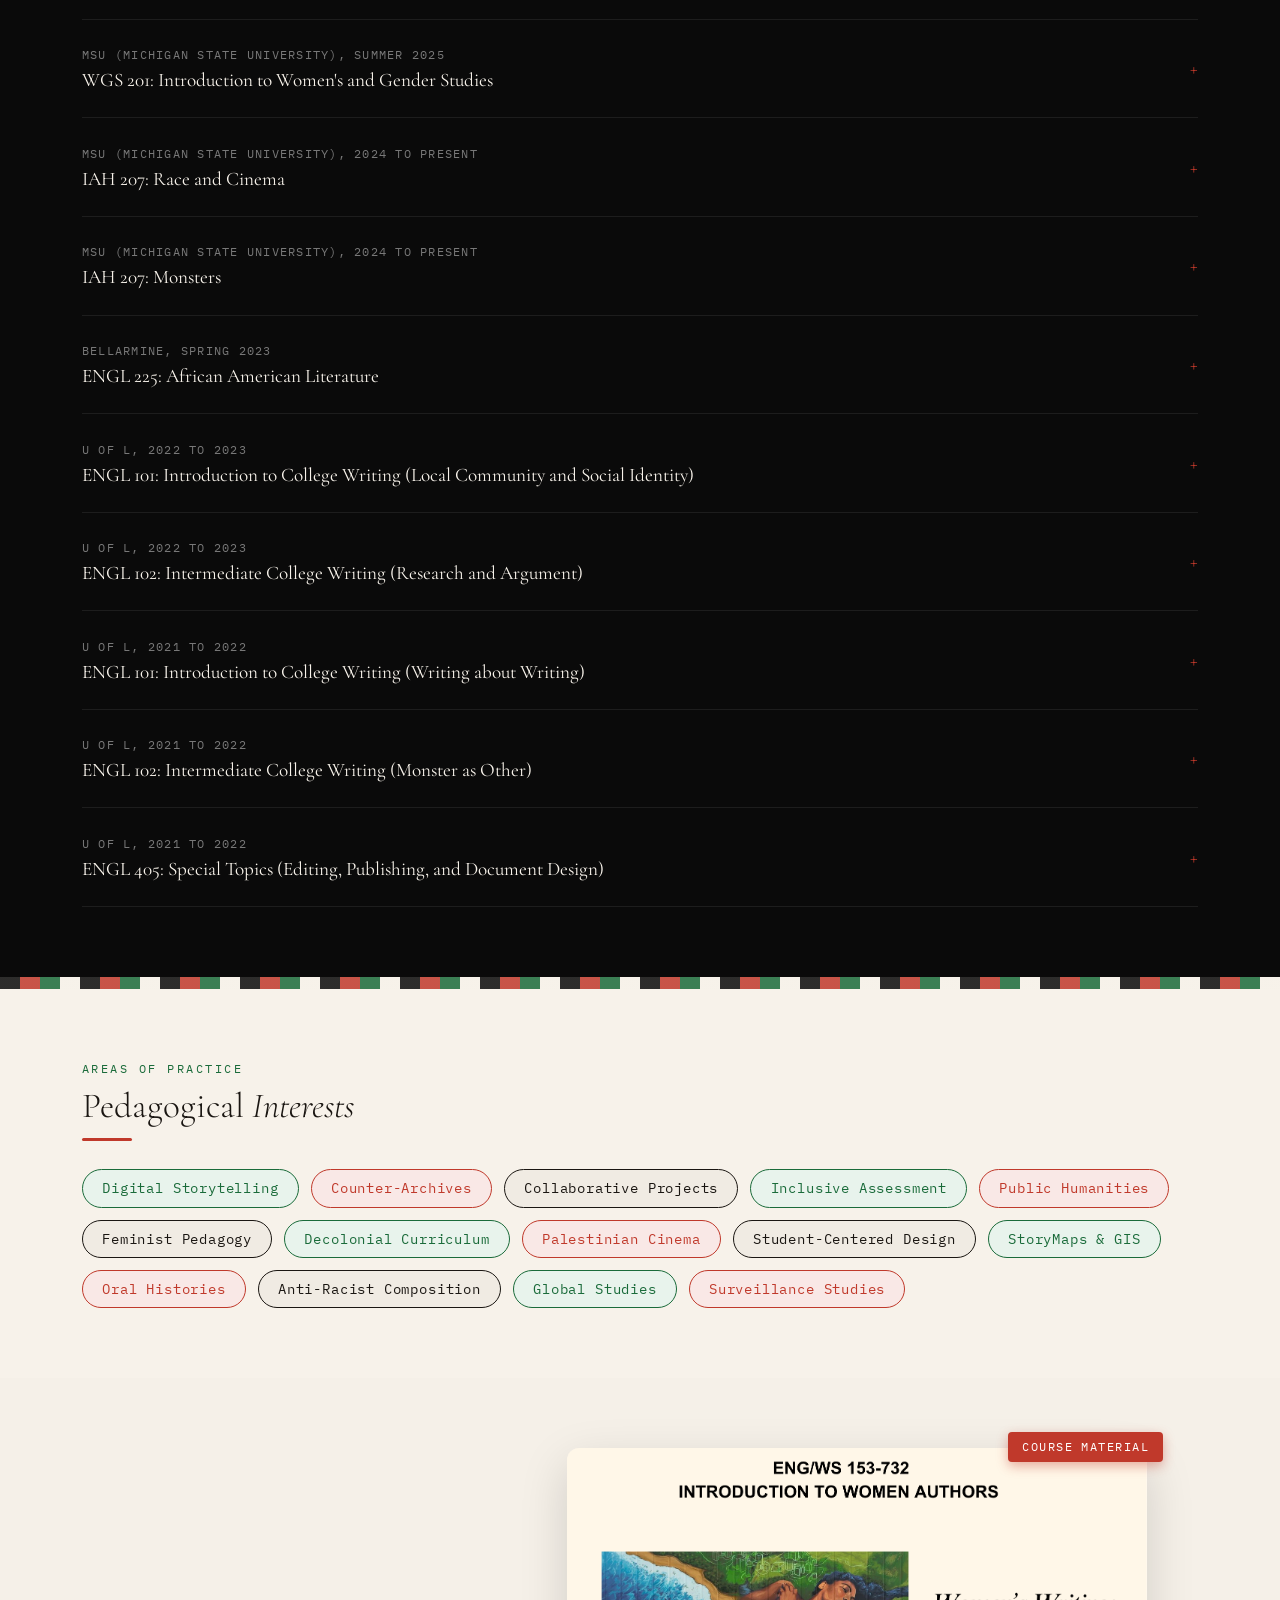
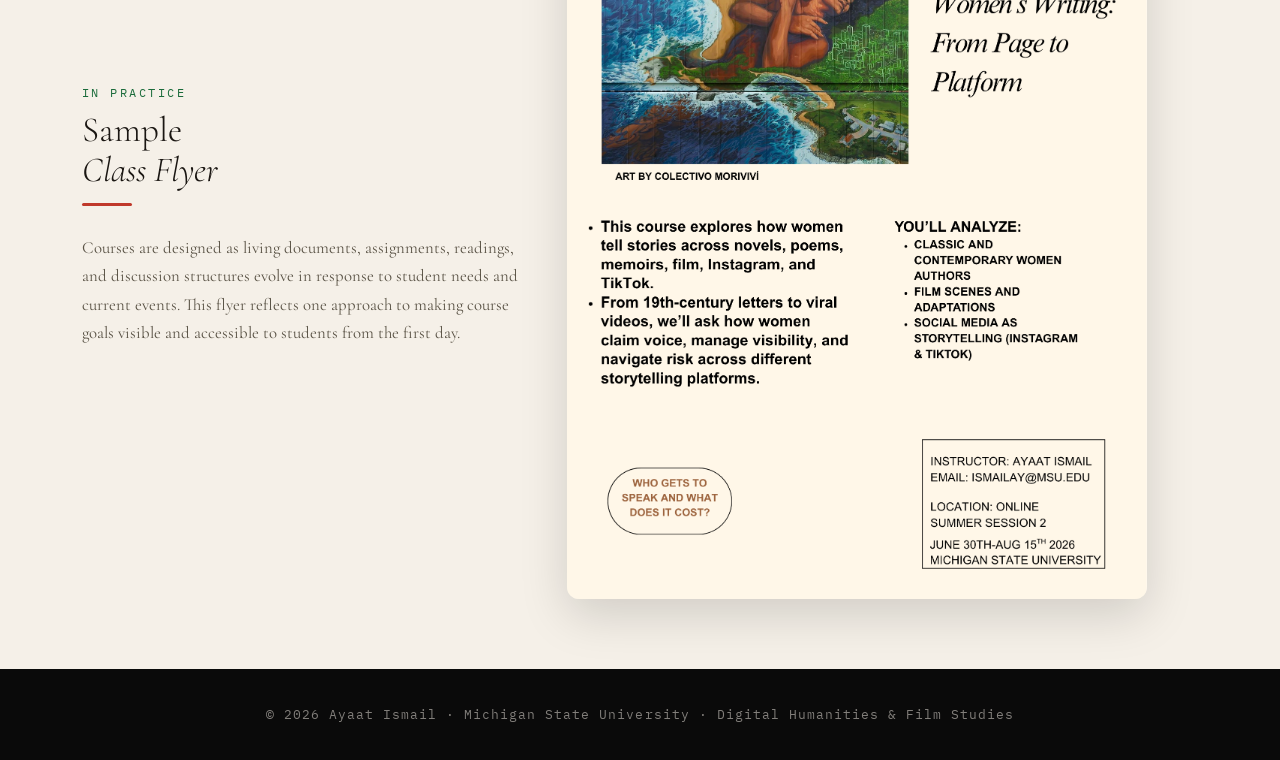
<file: pedagogy.html>
<!DOCTYPE html>
<html lang="en">
<head>
  <meta charset="utf-8" />
  <meta name="viewport" content="width=device-width,initial-scale=1" />
  <title>Pedagogy — Ayaat Ismail</title>
  <link href="https://cdn.jsdelivr.net/npm/bootstrap@5.3.3/dist/css/bootstrap.min.css" rel="stylesheet">
  <link href="https://fonts.googleapis.com/css2?family=Cormorant+Garamond:ital,wght@0,300;0,400;0,600;0,700;1,300;1,400;1,600&family=IBM+Plex+Mono:wght@300;400&family=Amiri:ital,wght@0,400;0,700;1,400&display=swap" rel="stylesheet">
  <style>
    :root {
      /* Palestinian flag palette */
      --black:    #0a0a0a;
      --white:    #f7f2ea;
      --green:    #1a6b3a;
      --green-mid:#2d8c54;
      --green-light:#e8f3ec;
      --red:      #c0392b;
      --red-soft: #f9e8e6;
      --paper:    #f5f0e8;
      --sand:     #e8dfd1;
      --ink:      #1a1612;
      --muted:    #5a5346;
      --olive:    #4a5240;
    }

    * { box-sizing: border-box; }

    body {
      font-family: 'Cormorant Garamond', Georgia, serif;
      background: var(--paper);
      color: var(--ink);
      overflow-x: hidden;
    }

    /* ── NAV ── */
    .navbar {
      background: var(--white);
      border-bottom: 3px solid var(--green);
      box-shadow: 0 2px 12px rgba(0,0,0,0.06);
    }
    .navbar-brand { font-weight:700; letter-spacing:1px; color:var(--ink)!important; }
    .nav-link { color: var(--ink)!important; position:relative; transition:color 0.2s; font-size:1.05rem; }
    .nav-link::after {
      content:""; display:block; width:0; height:2px;
      background:var(--red); transition:width 0.25s;
      position:absolute; left:0; bottom:0;
    }
    .nav-link:hover::after, .nav-link.active::after { width:100%; }
    .nav-link:hover, .nav-link.active { color:var(--green)!important; }

    /* ── KEFFIYEH STRIPE HERO ── */
    .hero-stripe {
      height: 8px;
      background: repeating-linear-gradient(
        90deg,
        var(--black)   0px,  var(--black)  16px,
        var(--red)     16px, var(--red)    32px,
        var(--green)   32px, var(--green)  48px,
        var(--white)   48px, var(--white)  64px
      );
    }
    .hero-section {
      background: linear-gradient(135deg, var(--black) 0%, #1a2415 100%);
      color: var(--white);
      padding: 70px 0 60px;
      position: relative;
      overflow: hidden;
    }
    .hero-section::before {
      content: "";
      position: absolute; inset: 0;
      background: url("data:image/svg+xml,%3Csvg width='60' height='60' viewBox='0 0 60 60' xmlns='http://www.w3.org/2000/svg'%3E%3Cg fill='none' fill-rule='evenodd'%3E%3Cg fill='%23ffffff' fill-opacity='0.03'%3E%3Cpath d='M36 34v-4h-2v4h-4v2h4v4h2v-4h4v-2h-4zm0-30V0h-2v4h-4v2h4v4h2V6h4V4h-4zM6 34v-4H4v4H0v2h4v4h2v-4h4v-2H6zM6 4V0H4v4H0v2h4v4h2V6h4V4H6z'/%3E%3C/g%3E%3C/g%3E%3C/svg%3E");
      pointer-events: none;
    }
    .hero-title {
      font-size: clamp(2.4rem, 5vw, 4rem);
      font-weight: 300;
      line-height: 1.1;
      letter-spacing: -0.5px;
    }
    .hero-title em { color: var(--red); font-style: italic; }
    .hero-title .green { color: #5bba7d; }
    .hero-subtitle {
      font-family: 'IBM Plex Mono', monospace;
      font-size: 0.9rem;
      color: rgba(247,242,234,0.6);
      letter-spacing: 0.15em;
      text-transform: uppercase;
      margin-bottom: 1.5rem;
    }
    .hero-quote {
      font-family: 'Amiri', serif;
      font-size: 1.3rem;
      line-height: 1.7;
      color: rgba(247,242,234,0.85);
      border-left: 3px solid var(--red);
      padding-left: 1.2rem;
      max-width: 520px;
    }

    /* ── SECTION CHROME ── */
    .section-label {
      font-family: 'IBM Plex Mono', monospace;
      font-size: 0.78rem;
      letter-spacing: 0.2em;
      text-transform: uppercase;
      color: var(--green);
      margin-bottom: 0.5rem;
    }
    .section-title {
      font-size: 2.2rem;
      font-weight: 300;
      line-height: 1.15;
    }
    .accent-line {
      width: 50px; height: 3px;
      background: var(--red);
      border-radius: 2px;
      margin: 12px 0 28px;
    }

    /* ── PHILOSOPHY PILLARS ── */
    .pillars-grid {
      display: grid;
      grid-template-columns: repeat(auto-fit, minmax(240px, 1fr));
      gap: 1.5rem;
      margin-top: 2rem;
    }
    .pillar {
      background: var(--white);
      border-radius: 1rem;
      padding: 2rem 1.8rem;
      border-top: 4px solid transparent;
      box-shadow: 0 2px 12px rgba(0,0,0,0.05);
      transition: transform 0.25s, box-shadow 0.25s;
      cursor: default;
    }
    .pillar:hover {
      transform: translateY(-4px);
      box-shadow: 0 10px 32px rgba(0,0,0,0.10);
    }
    .pillar.p-green  { border-color: var(--green); }
    .pillar.p-red    { border-color: var(--red); }
    .pillar.p-black  { border-color: var(--black); }
    .pillar.p-gold   { border-color: #b8860b; }
    .pillar-icon { font-size: 2rem; margin-bottom: 0.8rem; }
    .pillar h4 {
      font-size: 1.15rem;
      font-weight: 600;
      margin-bottom: 0.5rem;
      color: var(--ink);
    }
    .pillar p { font-size: 1rem; color: var(--muted); margin: 0; line-height: 1.6; }

    /* ── COURSES ACCORDION ── */
    .courses-section { background: var(--black); color: var(--white); padding: 70px 0; }
    .course-accordion { display: flex; flex-direction: column; gap: 0; }
    .course-item {
      border-bottom: 1px solid rgba(255,255,255,0.08);
      overflow: hidden;
    }
    .course-item:first-child { border-top: 1px solid rgba(255,255,255,0.08); }
    .course-trigger {
      display: flex; align-items: center; justify-content: space-between;
      padding: 1.4rem 0;
      cursor: pointer;
      user-select: none;
      transition: color 0.2s;
    }
    .course-trigger:hover { color: #5bba7d; }
    .course-trigger .course-name { font-size: 1.2rem; font-weight: 400; }
    .course-trigger .course-meta {
      font-family: 'IBM Plex Mono', monospace;
      font-size: 0.78rem;
      color: rgba(255,255,255,0.45);
      text-transform: uppercase;
      letter-spacing: 0.1em;
      margin-right: 1rem;
    }
    .course-trigger .arrow {
      font-size: 1.2rem;
      transition: transform 0.3s;
      color: var(--red);
      flex-shrink: 0;
    }
    .course-item.open .arrow { transform: rotate(45deg); }
    .course-body {
      max-height: 0;
      overflow: hidden;
      transition: max-height 0.4s cubic-bezier(0.4,0,0.2,1);
    }
    .course-item.open .course-body { max-height: 400px; }
    .course-body-inner {
      padding: 0 0 1.8rem;
      display: grid;
      grid-template-columns: 1fr 1fr;
      gap: 1.2rem;
    }
    @media(max-width:600px){ .course-body-inner { grid-template-columns: 1fr; } }
    .course-body-inner p { color: rgba(247,242,234,0.75); font-size: 1rem; line-height: 1.65; }
    .course-tag {
      display: inline-block;
      background: rgba(255,255,255,0.07);
      border-radius: 4px;
      padding: 2px 10px;
      font-family: 'IBM Plex Mono', monospace;
      font-size: 0.78rem;
      color: #5bba7d;
      margin: 2px;
    }

    /* ── INTERESTS TAGS ── */
    .interests-section { padding: 70px 0; background: var(--white); }
    .tag-cloud { display: flex; flex-wrap: wrap; gap: 0.75rem; margin-top: 1.5rem; }
    .tag {
      padding: 0.5rem 1.2rem;
      border-radius: 999px;
      font-family: 'IBM Plex Mono', monospace;
      font-size: 0.85rem;
      letter-spacing: 0.06em;
      cursor: default;
      transition: transform 0.2s, box-shadow 0.2s;
      border: 1.5px solid transparent;
    }
    .tag:hover { transform: scale(1.06); box-shadow: 0 4px 16px rgba(0,0,0,0.12); }
    .tag.green  { background: var(--green-light); color: var(--green); border-color: var(--green); }
    .tag.red    { background: var(--red-soft);    color: var(--red);   border-color: var(--red); }
    .tag.dark   { background: #f0ebe3;             color: var(--ink);   border-color: var(--ink); }

    /* ── FLYER ── */
    .flyer-section { padding: 70px 0; }
    .flyer-wrap {
      position: relative;
      max-width: 580px;
    }
    .flyer-wrap img {
      width: 100%;
      border-radius: 0.75rem;
      box-shadow: 0 16px 48px rgba(0,0,0,0.15);
      transition: transform 0.3s;
    }
    .flyer-wrap:hover img { transform: rotate(-1deg) scale(1.02); }
    .flyer-badge {
      position: absolute;
      top: -16px; right: -16px;
      background: var(--red);
      color: #fff;
      font-family: 'IBM Plex Mono', monospace;
      font-size: 0.75rem;
      letter-spacing: 0.12em;
      text-transform: uppercase;
      padding: 6px 14px;
      border-radius: 4px;
      box-shadow: 0 4px 12px rgba(192,57,43,0.4);
    }

    /* ── KEFFIYEH DIVIDER ── */
    .keffiyeh-divider {
      height: 12px;
      background: repeating-linear-gradient(
        90deg,
        var(--black)  0, var(--black)  20px,
        var(--red)    20px, var(--red)    40px,
        var(--green)  40px, var(--green)  60px,
        var(--white)  60px, var(--white)  80px
      );
      opacity: 0.85;
    }

    /* ── FADE-IN ON SCROLL ── */
    .reveal {
      opacity: 0;
      transform: translateY(28px);
      transition: opacity 0.6s ease, transform 0.6s ease;
    }
    .reveal.visible {
      opacity: 1;
      transform: none;
    }

    /* ── FOOTER ── */
    footer {
      background: var(--black);
      color: rgba(247,242,234,0.5);
      text-align: center;
      padding: 36px;
      font-family: 'IBM Plex Mono', monospace;
      font-size: 0.8rem;
      letter-spacing: 0.08em;
    }
  </style>
</head>
<body>

<!-- NAV -->
<nav class="navbar navbar-expand-lg sticky-top">
  <div class="container">
    <a class="navbar-brand" href="index.html">Ayaat <span style="font-weight:300">Ismail</span></a>
    <button class="navbar-toggler" type="button" data-bs-toggle="collapse" data-bs-target="#mainNav">
      <span class="navbar-toggler-icon"></span>
    </button>
    <div class="collapse navbar-collapse" id="mainNav">
      <ul class="navbar-nav ms-auto mb-2 mb-lg-0">
        <li class="nav-item"><a class="nav-link" href="index.html">Home</a></li>
        <li class="nav-item"><a class="nav-link active" href="pedagogy.html">Pedagogy</a></li>
        <li class="nav-item"><a class="nav-link" href="projects.html">Projects</a></li>
        <li class="nav-item"><a class="nav-link" href="cv.html">CV</a></li>
      </ul>
    </div>
  </div>
</nav>

<!-- KEFFIYEH STRIPE -->
<div class="hero-stripe"></div>

<!-- HERO -->
<section class="hero-section">
  <div class="container">
    <p class="hero-subtitle">Teaching · Learning · Resistance</p>
    <h1 class="hero-title mb-4">
      Feminist &amp; <em>Decolonial</em><br>
      <span class="green">Pedagogy</span>
    </h1>
    <blockquote class="hero-quote">
      "The classroom is a site of witness which becomes a space where knowledge is not transferred, but built together, with care and accountability."
    </blockquote>
  </div>
</section>

<!-- PHILOSOPHY -->
<section class="container my-5 py-4">
  <div class="reveal">
    <p class="section-label">Teaching Philosophy</p>
    <h2 class="section-title">My<em> Commitments</em></h2>
    <div class="accent-line"></div>
    <div class="col-md-8">
      <p style="font-size:1.12rem;line-height:1.8;color:var(--muted);">
        My teaching is rooted in feminist, anti-racist, and student-centered pedagogies. I design courses that foreground critical thinking, creativity, and collaborative inquiry, centering digital humanities, film, and global studies as tools for understanding power, representation, and resistance. The classroom, for me, is a space for students to develop skills for both academic and public scholarship while honoring the knowledge they already carry.
      </p>
    </div>
  </div>
  <div class="pillars-grid reveal">
    <div class="pillar p-green">
      <h4>Feminist Witnessing</h4>
      <p>Making visible what dominant archives suppress, centering marginalized voices as primary epistemological sources.</p>
    </div>
    <div class="pillar p-red">
      <h4>Cinema as Counter-Archive</h4>
      <p>Film and visual media as sites of resistance, reading images against the grain of colonial documentation.</p>
    </div>
    <div class="pillar p-black">
      <h4>Counter-Cartography</h4>
      <p>Mapping as a political act, challenging borders drawn by occupation and reimagining space through community knowledge.</p>
    </div>
    <div class="pillar p-gold">
      <h4>Sumud in Writing</h4>
      <p>Steadfastness as method, teaching students to write as an act of presence, persistence, and refusal to disappear.</p>
    </div>
  </div>
</section>

<div class="keffiyeh-divider"></div>

<!-- COURSES -->
<section class="courses-section">
  <div class="container">
    <div class="reveal">
      <p class="section-label" style="color:#5bba7d;">Classroom</p>
      <h2 class="section-title" style="color:var(--white);">Courses <em style="color:var(--red);">Taught</em></h2>
      <div class="accent-line"></div>
    </div>
    <div class="course-accordion reveal">

      <div class="course-item open">
        <div class="course-trigger">
          <div>
            <span class="course-meta">MSU, Summer 2026</span><br>
            <span class="course-name">ENG/WS 153: Introduction to Women Authors</span>
          </div>
          <span class="arrow">+</span>
        </div>
        <div class="course-body">
          <div class="course-body-inner">
            <p>An exploration of literary works by women writers across genres, periods, and geographies, centering voices long excluded from the Western canon. Students engage with feminist close reading, intersectional theory, and collaborative discussion.</p>
            <div>
              <span class="course-tag">Online</span>
              <span class="course-tag">Instructor of Record</span>
              <span class="course-tag">Feminist Theory</span>
              <span class="course-tag">Close Reading</span>
              <span class="course-tag">Intersectionality</span>
            </div>
          </div>
        </div>
      </div>

      <div class="course-item">
        <div class="course-trigger">
          <div>
            <span class="course-meta">MSU (Michigan State University), Summer 2025</span><br>
            <span class="course-name">WGS 201: Introduction to Women's and Gender Studies</span>
          </div>
          <span class="arrow">+</span>
        </div>
        <div class="course-body">
          <div class="course-body-inner">
            <p>A foundational course in Women's and Gender Studies, tracing how gender, race, class, and sexuality intersect to shape social life. Students develop analytical frameworks for feminist inquiry across disciplines.</p>
            <div>
              <span class="course-tag">Online</span>
              <span class="course-tag">Instructor of Record</span>
              <span class="course-tag">Gender Theory</span>
              <span class="course-tag">Decolonial Feminism</span>
            </div>
          </div>
        </div>
      </div>

      <div class="course-item">
        <div class="course-trigger">
          <div>
            <span class="course-meta">MSU (Michigan State University), 2024 to Present</span><br>
            <span class="course-name">IAH 207: Race and Cinema</span>
          </div>
          <span class="arrow">+</span>
        </div>
        <div class="course-body">
          <div class="course-body-inner">
            <p>Examines the entanglement of race and film, how cinema has historically constructed racial hierarchies, and how filmmakers of color have worked within and against those conventions. Taught under Professor Jeffrey Wray.</p>
            <div>
              <span class="course-tag">Graduate TA</span>
              <span class="course-tag">Film Studies</span>
              <span class="course-tag">Race Theory</span>
              <span class="course-tag">Counter-Cinema</span>
            </div>
          </div>
        </div>
      </div>

      <div class="course-item">
        <div class="course-trigger">
          <div>
            <span class="course-meta">MSU (Michigan State University), 2024 to Present</span><br>
            <span class="course-name">IAH 207: Monsters</span>
          </div>
          <span class="arrow">+</span>
        </div>
        <div class="course-body">
          <div class="course-body-inner">
            <p>Explores the figure of the monster in literature, film, and culture, considering how monstrosity is constructed and what it reveals about society, identity, and power. Taught under Professor Bradley Deane.</p>
            <div>
              <span class="course-tag">Graduate TA</span>
              <span class="course-tag">Cultural Studies</span>
              <span class="course-tag">Film and Literature</span>
              <span class="course-tag">Critical Theory</span>
            </div>
          </div>
        </div>
      </div>

      <div class="course-item">
        <div class="course-trigger">
          <div>
            <span class="course-meta">Bellarmine, Spring 2023</span><br>
            <span class="course-name">ENGL 225: African American Literature</span>
          </div>
          <span class="arrow">+</span>
        </div>
        <div class="course-body">
          <div class="course-body-inner">
            <p>Surveys African American literary traditions from the slave narrative through contemporary fiction and poetry, emphasizing the relationship between form, voice, and political witness.</p>
            <div>
              <span class="course-tag">Adjunct Instructor</span>
              <span class="course-tag">In-Person</span>
              <span class="course-tag">Literary History</span>
              <span class="course-tag">Testimony</span>
            </div>
          </div>
        </div>
      </div>

      <div class="course-item">
        <div class="course-trigger">
          <div>
            <span class="course-meta">U of L, 2022 to 2023</span><br>
            <span class="course-name">ENGL 101: Introduction to College Writing (Local Community and Social Identity)</span>
          </div>
          <span class="arrow">+</span>
        </div>
        <div class="course-body">
          <div class="course-body-inner">
            <p>Introduces students to college-level writing, focusing on local community and social identity as central themes for research and argumentation.</p>
            <div>
              <span class="course-tag">Adjunct Instructor</span>
              <span class="course-tag">In-Person</span>
              <span class="course-tag">Composition</span>
              <span class="course-tag">Community Writing</span>
            </div>
          </div>
        </div>
      </div>

      <div class="course-item">
        <div class="course-trigger">
          <div>
            <span class="course-meta">U of L, 2022 to 2023</span><br>
            <span class="course-name">ENGL 102: Intermediate College Writing (Research and Argument)</span>
          </div>
          <span class="arrow">+</span>
        </div>
        <div class="course-body">
          <div class="course-body-inner">
            <p>Builds on introductory writing skills with an emphasis on research and argument, preparing students for advanced academic writing.</p>
            <div>
              <span class="course-tag">Adjunct Instructor</span>
              <span class="course-tag">In-Person</span>
              <span class="course-tag">Research Writing</span>
              <span class="course-tag">Argumentation</span>
            </div>
          </div>
        </div>
      </div>

      <div class="course-item">
        <div class="course-trigger">
          <div>
            <span class="course-meta">U of L, 2021 to 2022</span><br>
            <span class="course-name">ENGL 101: Introduction to College Writing (Writing about Writing)</span>
          </div>
          <span class="arrow">+</span>
        </div>
        <div class="course-body">
          <div class="course-body-inner">
            <p>Introduces students to writing studies as a field, focusing on how and why we write, and how writing shapes knowledge and identity.</p>
            <div>
              <span class="course-tag">Graduate TA</span>
              <span class="course-tag">In-Person</span>
              <span class="course-tag">Writing Studies</span>
              <span class="course-tag">Identity</span>
            </div>
          </div>
        </div>
      </div>

      <div class="course-item">
        <div class="course-trigger">
          <div>
            <span class="course-meta">U of L, 2021 to 2022</span><br>
            <span class="course-name">ENGL 102: Intermediate College Writing (Monster as Other)</span>
          </div>
          <span class="arrow">+</span>
        </div>
        <div class="course-body">
          <div class="course-body-inner">
            <p>Examines the concept of the monster as a metaphor for otherness in literature and culture, using writing as a tool for critical analysis and argument.</p>
            <div>
              <span class="course-tag">Graduate TA</span>
              <span class="course-tag">In-Person</span>
              <span class="course-tag">Critical Analysis</span>
              <span class="course-tag">Cultural Studies</span>
            </div>
          </div>
        </div>
      </div>

      <div class="course-item">
        <div class="course-trigger">
          <div>
            <span class="course-meta">U of L, 2021 to 2022</span><br>
            <span class="course-name">ENGL 405: Special Topics (Editing, Publishing, and Document Design)</span>
          </div>
          <span class="arrow">+</span>
        </div>
        <div class="course-body">
          <div class="course-body-inner">
            <p>Co-taught with Dr. Sarah Strickley. Covers editing, publishing, and document design, giving students hands-on experience in producing and refining written work for publication.</p>
            <div>
              <span class="course-tag">Graduate TA</span>
              <span class="course-tag">In-Person</span>
              <span class="course-tag">Editing</span>
              <span class="course-tag">Publishing</span>
              <span class="course-tag">Document Design</span>
            </div>
          </div>
        </div>
      </div>

    </div>
  </div>
</section>

<div class="keffiyeh-divider"></div>

<!-- PEDAGOGICAL INTERESTS -->
<section class="interests-section">
  <div class="container">
    <div class="reveal">
      <p class="section-label">Areas of Practice</p>
      <h2 class="section-title">Pedagogical <em>Interests</em></h2>
      <div class="accent-line"></div>
      <div class="tag-cloud">
        <span class="tag green">Digital Storytelling</span>
        <span class="tag red">Counter-Archives</span>
        <span class="tag dark">Collaborative Projects</span>
        <span class="tag green">Inclusive Assessment</span>
        <span class="tag red">Public Humanities</span>
        <span class="tag dark">Feminist Pedagogy</span>
        <span class="tag green">Decolonial Curriculum</span>
        <span class="tag red">Palestinian Cinema</span>
        <span class="tag dark">Student-Centered Design</span>
        <span class="tag green">StoryMaps &amp; GIS</span>
        <span class="tag red">Oral Histories</span>
        <span class="tag dark">Anti-Racist Composition</span>
        <span class="tag green">Global Studies</span>
        <span class="tag red">Surveillance Studies</span>
      </div>
    </div>
  </div>
</section>

<!-- FLYER -->
<section class="flyer-section">
  <div class="container">
    <div class="row align-items-center g-5 reveal">
      <div class="col-md-5">
        <p class="section-label">In Practice</p>
        <h2 class="section-title">Sample<br><em>Class Flyer</em></h2>
        <div class="accent-line"></div>
        <p style="color:var(--muted);font-size:1.05rem;line-height:1.7;">
          Courses are designed as living documents, assignments, readings, and discussion structures evolve in response to student needs and current events. This flyer reflects one approach to making course goals visible and accessible to students from the first day.
        </p>
      </div>
      <div class="col-md-7">
        <div class="flyer-wrap">
          <span class="flyer-badge">Course Material</span>
          <img src="assets/images/lass.png" alt="Sample Class Flyer" />
        </div>
      </div>
    </div>
  </div>
</section>

<footer>
  © 2026 Ayaat Ismail · Michigan State University · Digital Humanities &amp; Film Studies
</footer>

<script src="https://cdn.jsdelivr.net/npm/bootstrap@5.3.3/dist/js/bootstrap.bundle.min.js"></script>
<script>
  // ── Accordion ──
  document.querySelectorAll('.course-trigger').forEach(trigger => {
    trigger.addEventListener('click', () => {
      const item = trigger.closest('.course-item');
      const isOpen = item.classList.contains('open');
      document.querySelectorAll('.course-item').forEach(i => i.classList.remove('open'));
      if (!isOpen) item.classList.add('open');
    });
  });

  // ── Scroll reveal ──
  const revealEls = document.querySelectorAll('.reveal');
  const observer = new IntersectionObserver(entries => {
    entries.forEach(entry => {
      if (entry.isIntersecting) {
        entry.target.classList.add('visible');
        observer.unobserve(entry.target);
      }
    });
  }, { threshold: 0.12 });
  revealEls.forEach(el => observer.observe(el));
</script>
</body>
</html>
</file>
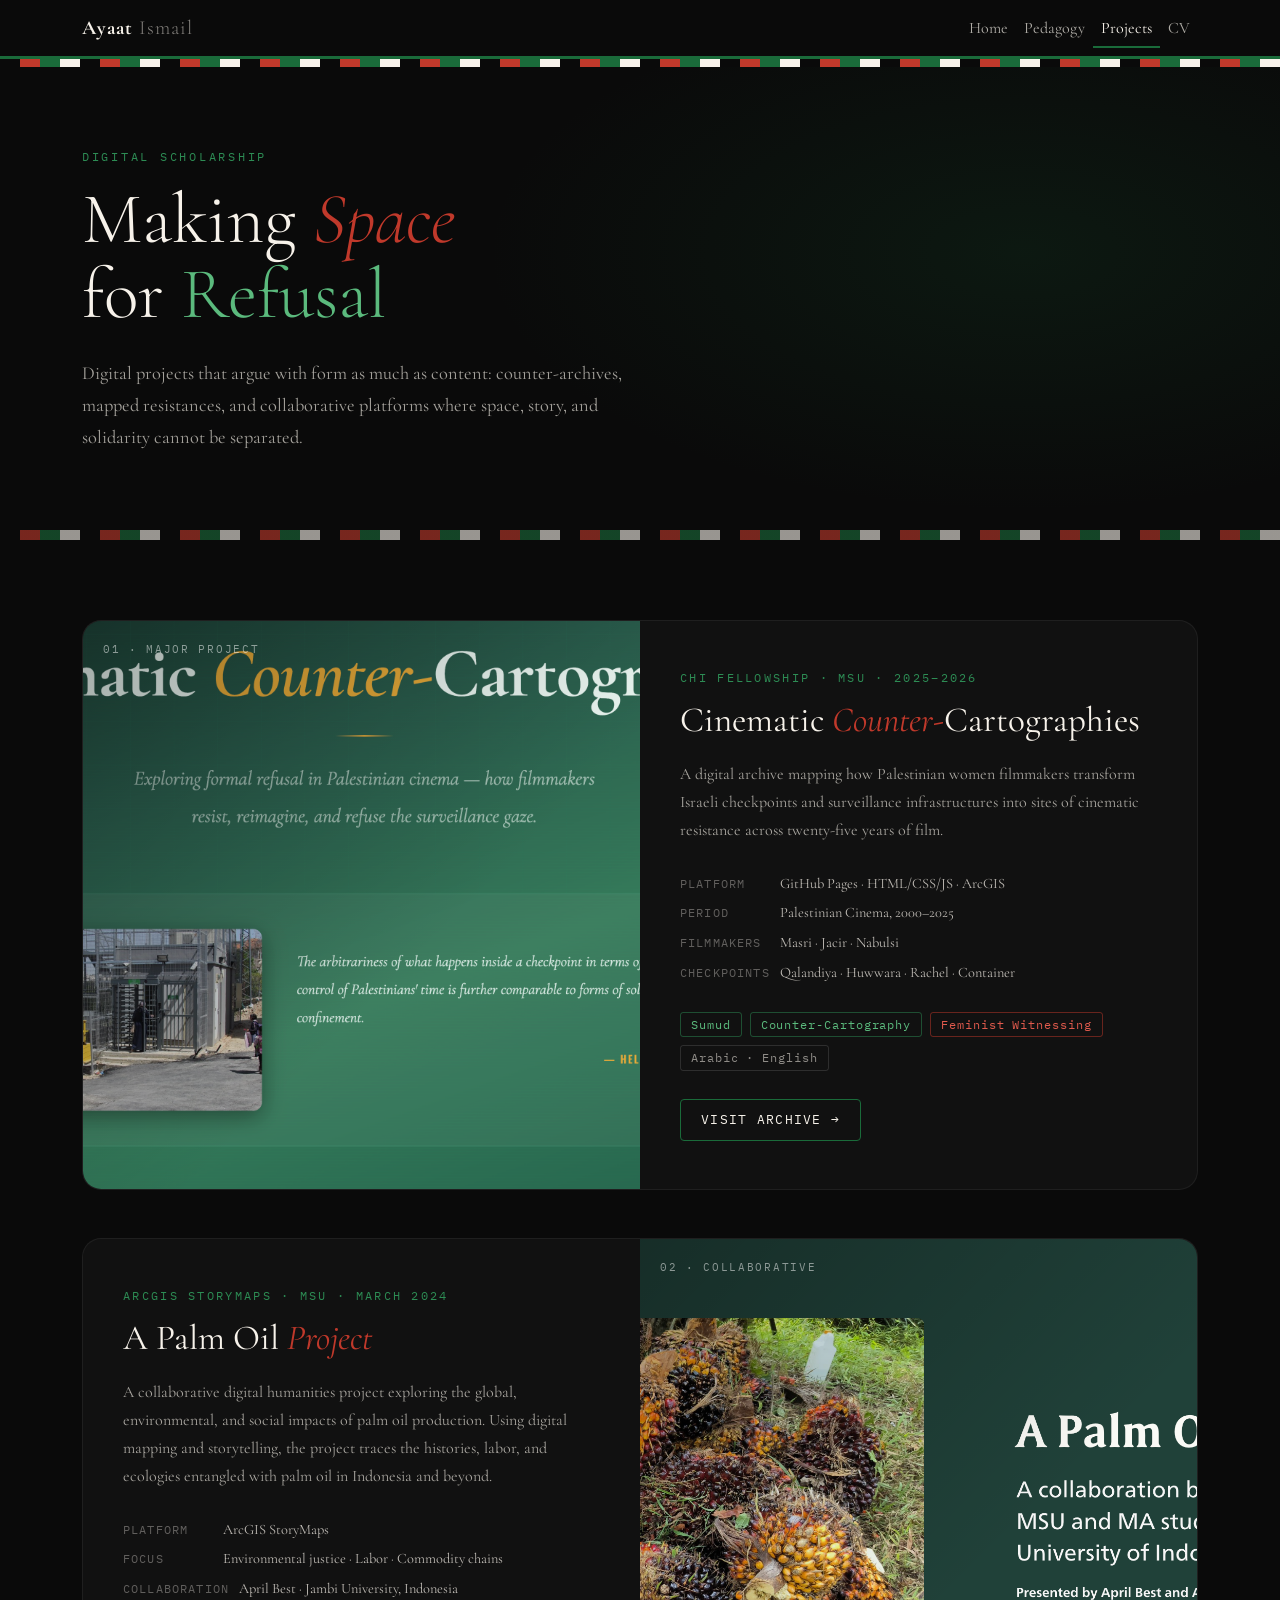
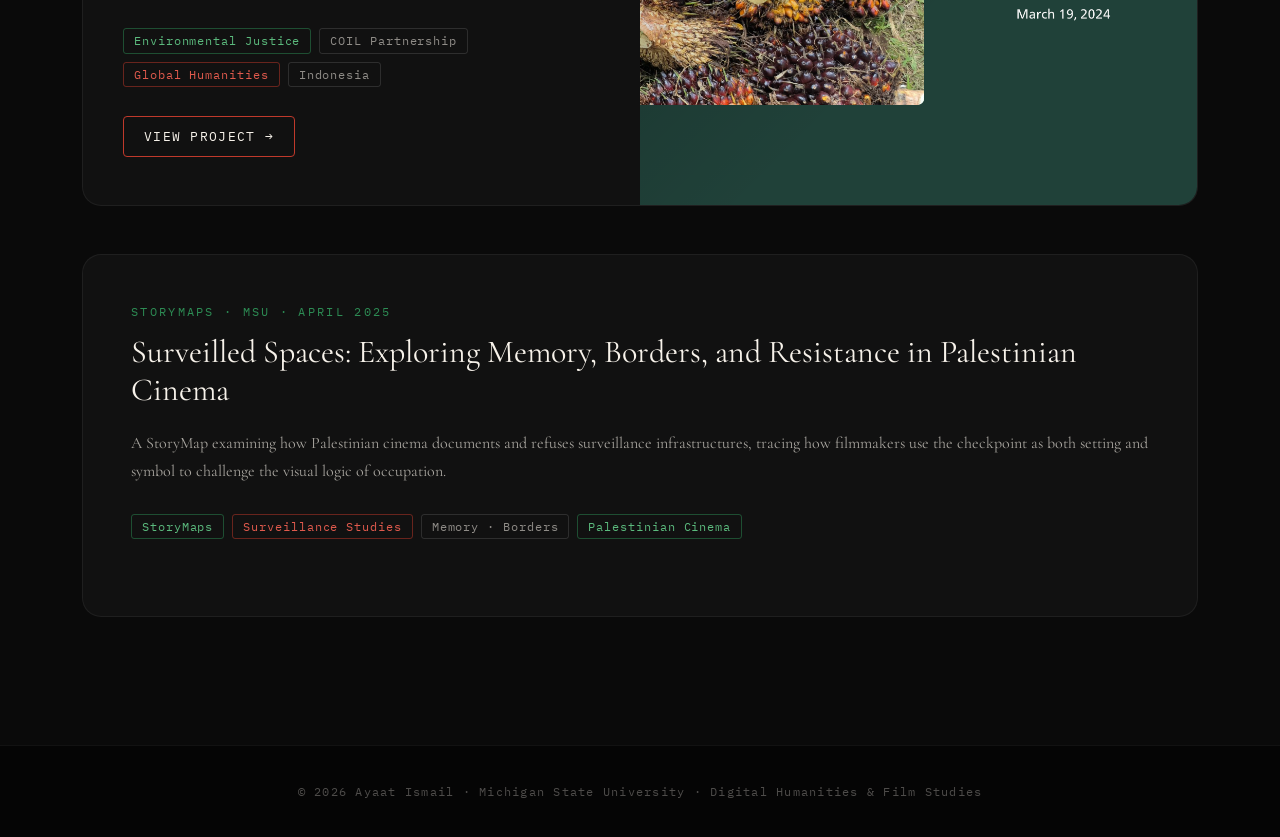
<file: projects.html>
<!DOCTYPE html>
<html lang="en">
<head>
  <meta charset="utf-8" />
  <meta name="viewport" content="width=device-width,initial-scale=1" />
  <title>Digital Projects — Ayaat Ismail</title>
  <link href="https://cdn.jsdelivr.net/npm/bootstrap@5.3.3/dist/css/bootstrap.min.css" rel="stylesheet">
  <link href="https://fonts.googleapis.com/css2?family=Cormorant+Garamond:ital,wght@0,300;0,400;0,600;0,700;1,300;1,400;1,600&family=IBM+Plex+Mono:wght@300;400&family=Amiri:ital,wght@0,400;0,700;1,400&display=swap" rel="stylesheet">
  <style>
    :root {
      --black:       #0a0a0a;
      --white:       #f7f2ea;
      --green:       #1a6b3a;
      --green-mid:   #2d8c54;
      --green-light: #e8f3ec;
      --red:         #c0392b;
      --red-soft:    #f9e8e6;
      --paper:       #f5f0e8;
      --sand:        #e8dfd1;
      --ink:         #1a1612;
      --muted:       #5a5346;
    }
    * { box-sizing: border-box; }
    body {
      font-family: 'Cormorant Garamond', Georgia, serif;
      background: var(--black);
      color: var(--white);
      overflow-x: hidden;
    }

    /* NAV */
    .navbar { background: var(--black); border-bottom: 3px solid var(--green); }
    .navbar-brand { font-weight: 700; color: var(--white) !important; letter-spacing: 1px; }
    .navbar-brand span { font-weight: 300; color: rgba(247,242,234,0.5); }
    .navbar-toggler-icon { filter: invert(1); }
    .nav-link { color: rgba(247,242,234,0.7) !important; position: relative; transition: color 0.2s; }
    .nav-link::after { content:""; display:block; width:0; height:2px; background:var(--green); transition:width 0.25s; position:absolute; left:0; bottom:0; }
    .nav-link:hover::after, .nav-link.active::after { width: 100%; }
    .nav-link:hover, .nav-link.active { color: var(--white) !important; }

    /* KEFFIYEH */
    .keffiyeh-stripe {
      height: 8px;
      background: repeating-linear-gradient(90deg, var(--black) 0, var(--black) 20px, var(--red) 20px, var(--red) 40px, var(--green) 40px, var(--green) 60px, var(--white) 60px, var(--white) 80px);
    }

    /* HERO */
    .projects-hero {
      padding: 80px 0 60px;
      position: relative;
      overflow: hidden;
    }
    .projects-hero::before {
      content: "";
      position: absolute; inset: 0;
      background: radial-gradient(ellipse 60% 80% at 80% 40%, rgba(26,107,58,0.15) 0%, transparent 70%);
      pointer-events: none;
    }
    .hero-eyebrow {
      font-family: 'IBM Plex Mono', monospace;
      font-size: 0.78rem;
      letter-spacing: 0.22em;
      text-transform: uppercase;
      color: var(--green-mid);
      margin-bottom: 1rem;
    }
    .hero-title {
      font-size: clamp(2.5rem, 6vw, 4.5rem);
      font-weight: 300;
      line-height: 1.05;
      margin-bottom: 1.5rem;
    }
    .hero-title em { color: var(--red); }
    .hero-title .green { color: #5bba7d; }
    .hero-lead {
      font-size: 1.15rem;
      color: rgba(247,242,234,0.65);
      line-height: 1.75;
      max-width: 560px;
    }

    /* PROJECT CARDS */
    .projects-grid { padding: 80px 0; }

    .project-card {
      display: grid;
      grid-template-columns: 1fr 1fr;
      gap: 0;
      background: #111;
      border-radius: 1.2rem;
      overflow: hidden;
      margin-bottom: 3rem;
      border: 1px solid rgba(255,255,255,0.06);
      transition: box-shadow 0.3s;
    }
    .project-card:hover { box-shadow: 0 20px 60px rgba(0,0,0,0.5); }
    .project-card.reverse { direction: rtl; }
    .project-card.reverse > * { direction: ltr; }

    @media(max-width: 768px) {
      .project-card, .project-card.reverse { grid-template-columns: 1fr; direction: ltr; }
    }

    .project-img-wrap {
      position: relative;
      overflow: hidden;
      min-height: 320px;
    }
    .project-img-wrap img {
      width: 100%;
      height: 100%;
      object-fit: cover;
      transition: transform 0.5s ease;
    }
    .project-card:hover .project-img-wrap img { transform: scale(1.05); }
    .project-img-overlay {
      position: absolute;
      inset: 0;
      background: linear-gradient(135deg, rgba(0,0,0,0.3) 0%, transparent 60%);
      pointer-events: none;
    }
    .project-number {
      position: absolute;
      top: 20px;
      left: 20px;
      font-family: 'IBM Plex Mono', monospace;
      font-size: 0.7rem;
      letter-spacing: 0.15em;
      color: rgba(255,255,255,0.5);
      text-transform: uppercase;
    }

    .project-body {
      padding: 3rem 2.5rem;
      display: flex;
      flex-direction: column;
      justify-content: center;
    }
    .project-category {
      font-family: 'IBM Plex Mono', monospace;
      font-size: 0.72rem;
      letter-spacing: 0.2em;
      text-transform: uppercase;
      color: var(--green-mid);
      margin-bottom: 0.8rem;
    }
    .project-title {
      font-size: clamp(1.6rem, 3vw, 2.2rem);
      font-weight: 400;
      line-height: 1.2;
      margin-bottom: 1.2rem;
    }
    .project-title em { color: var(--red); }
    .project-desc {
      font-size: 1rem;
      color: rgba(247,242,234,0.65);
      line-height: 1.75;
      margin-bottom: 1.8rem;
    }
    .project-meta {
      display: flex;
      flex-direction: column;
      gap: 0.5rem;
      margin-bottom: 1.8rem;
    }
    .meta-row {
      display: flex;
      gap: 0.6rem;
      align-items: baseline;
      font-size: 0.9rem;
    }
    .meta-key {
      font-family: 'IBM Plex Mono', monospace;
      font-size: 0.72rem;
      letter-spacing: 0.1em;
      color: rgba(247,242,234,0.35);
      text-transform: uppercase;
      min-width: 90px;
      flex-shrink: 0;
    }
    .meta-val { color: rgba(247,242,234,0.75); }

    .project-tags { display: flex; flex-wrap: wrap; gap: 0.5rem; margin-bottom: 1.8rem; }
    .project-tag {
      font-family: 'IBM Plex Mono', monospace;
      font-size: 0.72rem;
      letter-spacing: 0.08em;
      padding: 3px 10px;
      border-radius: 3px;
      border: 1px solid rgba(255,255,255,0.12);
      color: rgba(247,242,234,0.55);
    }
    .project-tag.green { border-color: rgba(45,140,84,0.5); color: #5bba7d; }
    .project-tag.red   { border-color: rgba(192,57,43,0.5);  color: #e05a4d; }

    .project-link {
      display: inline-flex;
      align-items: center;
      gap: 0.5rem;
      color: var(--white);
      text-decoration: none;
      font-family: 'IBM Plex Mono', monospace;
      font-size: 0.8rem;
      letter-spacing: 0.1em;
      text-transform: uppercase;
      padding: 10px 20px;
      border: 1.5px solid var(--green);
      border-radius: 4px;
      transition: background 0.2s, color 0.2s;
      align-self: flex-start;
    }
    .project-link:hover { background: var(--green); color: var(--white); }
    .project-link.red { border-color: var(--red); }
    .project-link.red:hover { background: var(--red); }

    /* KEFFIYEH DIVIDER */
    .keffiyeh-divider {
      height: 10px;
      background: repeating-linear-gradient(90deg, var(--black) 0, var(--black) 20px, var(--red) 20px, var(--red) 40px, var(--green) 40px, var(--green) 60px, var(--white) 60px, var(--white) 80px);
      opacity: 0.6;
    }

    /* REVEAL */
    .reveal { opacity: 0; transform: translateY(28px); transition: opacity 0.6s ease, transform 0.6s ease; }
    .reveal.visible { opacity: 1; transform: none; }

    /* FOOTER */
    footer {
      background: #050505;
      color: rgba(247,242,234,0.3);
      text-align: center;
      padding: 36px;
      font-family: 'IBM Plex Mono', monospace;
      font-size: 0.78rem;
      letter-spacing: 0.1em;
      border-top: 1px solid rgba(255,255,255,0.05);
    }
  </style>
</head>
<body>

<nav class="navbar navbar-expand-lg sticky-top">
  <div class="container">
    <a class="navbar-brand" href="index.html">Ayaat <span>Ismail</span></a>
    <button class="navbar-toggler border-0" data-bs-toggle="collapse" data-bs-target="#mainNav">
      <span class="navbar-toggler-icon"></span>
    </button>
    <div class="collapse navbar-collapse" id="mainNav">
      <ul class="navbar-nav ms-auto">
        <li class="nav-item"><a class="nav-link" href="index.html">Home</a></li>
        <li class="nav-item"><a class="nav-link" href="pedagogy.html">Pedagogy</a></li>
        <li class="nav-item"><a class="nav-link active" href="projects.html">Projects</a></li>
        <li class="nav-item"><a class="nav-link" href="cv.html">CV</a></li>
      </ul>
    </div>
  </div>
</nav>

<div class="keffiyeh-stripe"></div>

<!-- HERO -->
<section class="projects-hero">
  <div class="container">
    <p class="hero-eyebrow">Digital Scholarship</p>
    <h1 class="hero-title">
      Making <em>Space</em><br>
      for <span class="green">Refusal</span>
    </h1>
    <p class="hero-lead">
      Digital projects that argue with form as much as content: counter-archives, mapped resistances, and collaborative platforms where space, story, and solidarity cannot be separated.
    </p>
  </div>
</section>

<div class="keffiyeh-divider"></div>

<!-- PROJECTS -->
<section class="projects-grid">
  <div class="container">

    <!-- Project 1 -->
    <div class="project-card reveal">
      <div class="project-img-wrap">
        <img src="assets/images/websitesneakpeek.png" alt="Cinematic Counter-Cartographies">
        <div class="project-img-overlay"></div>
        <div class="project-number">01 · Major Project</div>
      </div>
      <div class="project-body">
        <p class="project-category">CHI Fellowship · MSU · 2025–2026</p>
        <h2 class="project-title">Cinematic <em>Counter-</em>Cartographies</h2>
        <p class="project-desc">
          A digital archive mapping how Palestinian women filmmakers transform Israeli checkpoints and surveillance infrastructures into sites of cinematic resistance across twenty-five years of film.
        </p>
        <div class="project-meta">
          <div class="meta-row"><span class="meta-key">Platform</span><span class="meta-val">GitHub Pages · HTML/CSS/JS · ArcGIS</span></div>
          <div class="meta-row"><span class="meta-key">Period</span><span class="meta-val">Palestinian Cinema, 2000–2025</span></div>
          <div class="meta-row"><span class="meta-key">Filmmakers</span><span class="meta-val">Masri · Jacir · Nabulsi</span></div>
          <div class="meta-row"><span class="meta-key">Checkpoints</span><span class="meta-val">Qalandiya · Huwwara · Rachel · Container</span></div>
        </div>
        <div class="project-tags">
          <span class="project-tag green">Sumud</span>
          <span class="project-tag green">Counter-Cartography</span>
          <span class="project-tag red">Feminist Witnessing</span>
          <span class="project-tag">Arabic · English</span>
        </div>
        <a href="https://awisma01.github.io/cinematic-refusals/" class="project-link" target="_blank">
          Visit Archive →
        </a>
      </div>
    </div>

    <!-- Project 2 -->
    <div class="project-card reverse reveal">
      <div class="project-img-wrap">
        <img src="assets/images/palmoil.png" alt="A Palm Oil Project">
        <div class="project-img-overlay"></div>
        <div class="project-number">02 · Collaborative</div>
      </div>
      <div class="project-body">
        <p class="project-category">ArcGIS StoryMaps · MSU · March 2024</p>
        <h2 class="project-title">A Palm Oil <em>Project</em></h2>
        <p class="project-desc">
          A collaborative digital humanities project exploring the global, environmental, and social impacts of palm oil production. Using digital mapping and storytelling, the project traces the histories, labor, and ecologies entangled with palm oil in Indonesia and beyond.
        </p>
        <div class="project-meta">
          <div class="meta-row"><span class="meta-key">Platform</span><span class="meta-val">ArcGIS StoryMaps</span></div>
          <div class="meta-row"><span class="meta-key">Focus</span><span class="meta-val">Environmental justice · Labor · Commodity chains</span></div>
          <div class="meta-row"><span class="meta-key">Collaboration</span><span class="meta-val">April Best · Jambi University, Indonesia</span></div>
        </div>
        <div class="project-tags">
          <span class="project-tag green">Environmental Justice</span>
          <span class="project-tag">COIL Partnership</span>
          <span class="project-tag red">Global Humanities</span>
          <span class="project-tag">Indonesia</span>
        </div>
        <a href="https://storymaps.arcgis.com/stories/efea02be4abf4222b4499b848b27bbdc" class="project-link red" target="_blank">
          View Project →
        </a>
      </div>
    </div>

    <!-- Project 3 — Surveilled Spaces -->
    <div class="project-card reveal" style="grid-template-columns:1fr;">
      <div class="project-body" style="padding:3rem;">
        <p class="project-category">StoryMaps · MSU · April 2025</p>
        <h2 class="project-title" style="font-size:clamp(1.4rem,2.5vw,2rem);">Surveilled Spaces: Exploring Memory, Borders, and Resistance in Palestinian Cinema</h2>
        <p class="project-desc">
          A StoryMap examining how Palestinian cinema documents and refuses surveillance infrastructures, tracing how filmmakers use the checkpoint as both setting and symbol to challenge the visual logic of occupation.
        </p>
        <div class="project-tags">
          <span class="project-tag green">StoryMaps</span>
          <span class="project-tag red">Surveillance Studies</span>
          <span class="project-tag">Memory · Borders</span>
          <span class="project-tag green">Palestinian Cinema</span>
        </div>
      </div>
    </div>

  </div>
</section>

<footer>
  © 2026 Ayaat Ismail · Michigan State University · Digital Humanities &amp; Film Studies
</footer>

<script src="https://cdn.jsdelivr.net/npm/bootstrap@5.3.3/dist/js/bootstrap.bundle.min.js"></script>
<script>
  const revealEls = document.querySelectorAll('.reveal');
  const observer = new IntersectionObserver(entries => {
    entries.forEach(entry => {
      if (entry.isIntersecting) {
        entry.target.classList.add('visible');
        observer.unobserve(entry.target);
      }
    });
  }, { threshold: 0.08 });
  revealEls.forEach(el => observer.observe(el));
</script>
</body>
</html>
</file>
